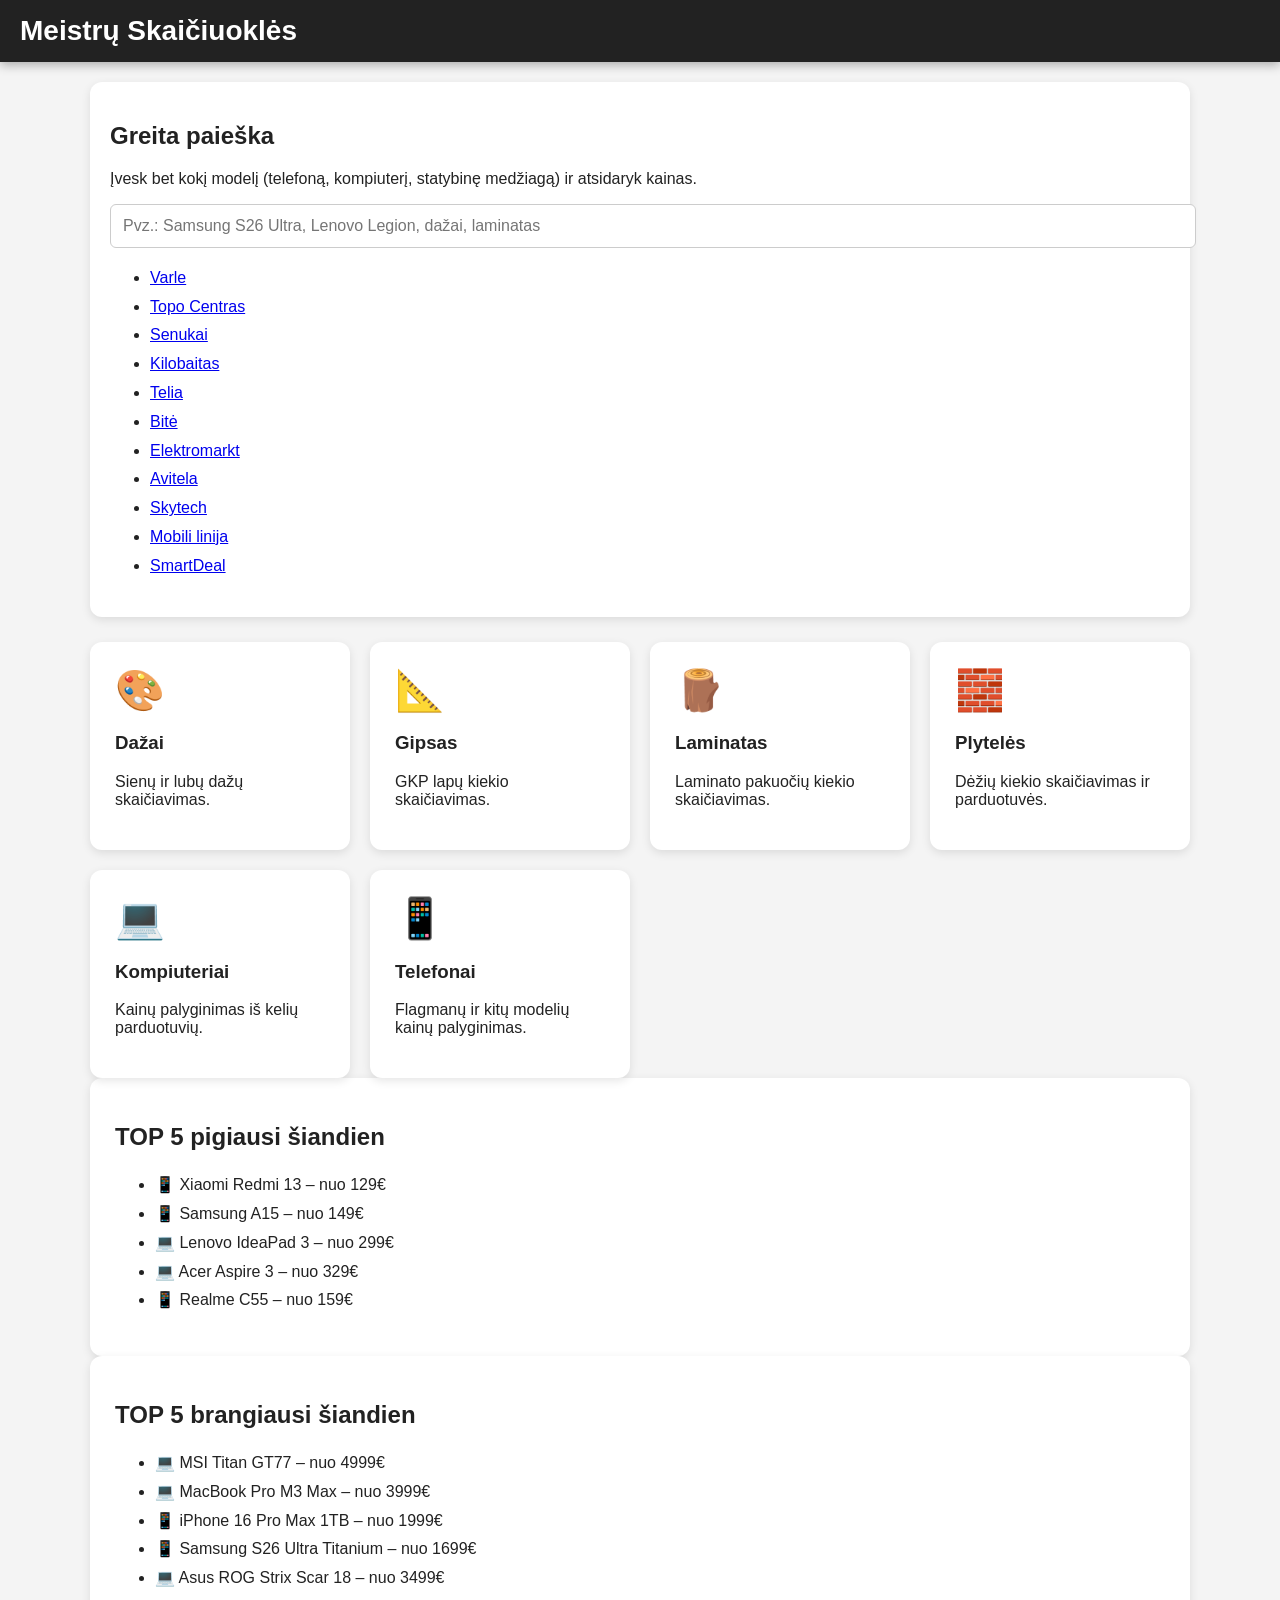
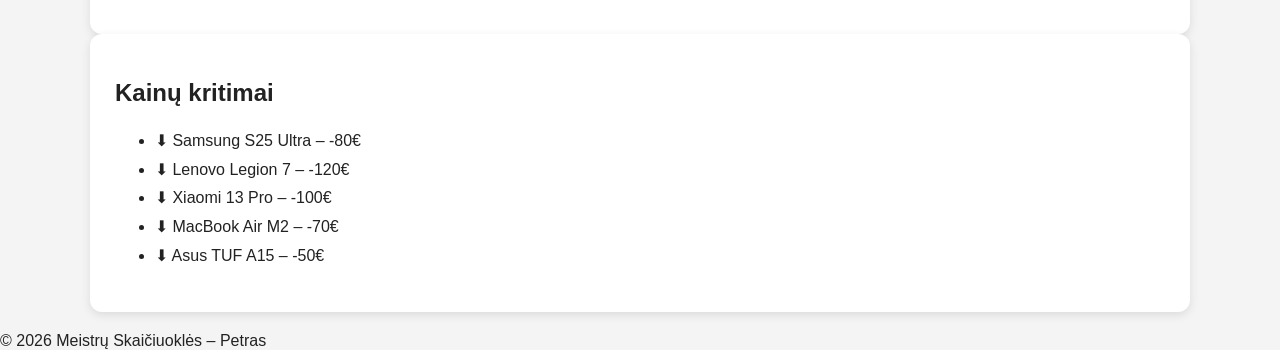
<file: index.html>
<!DOCTYPE html>
<html lang="lt">
<head>
<meta charset="UTF-8">
<meta name="viewport" content="width=device-width, initial-scale=1.0">
<title>Meistrų Skaičiuoklės – Statybos ir Technika</title>

<style>
body { margin:0; font-family:Arial; background:#f4f4f4; color:#222; }
header { background:#222; padding:15px 20px; color:white; box-shadow:0 3px 10px rgba(0,0,0,0.3); }
h1 { margin:0; font-size:28px; }
.container { max-width:1100px; margin:auto; padding:20px; }

.grid {
    display:grid;
    grid-template-columns:repeat(auto-fit, minmax(250px, 1fr));
    gap:20px;
}

.card {
    background:white;
    padding:25px;
    border-radius:12px;
    box-shadow:0 3px 10px rgba(0,0,0,0.1);
    transition:0.3s;
    cursor:pointer;
}
.card:hover {
    transform:translateY(-6px);
    box-shadow:0 6px 18px rgba(0,0,0,0.2);
}
.icon { font-size:40px; margin-bottom:10px; }

.search-box {
    background:white;
    padding:20px;
    border-radius:12px;
    box-shadow:0 3px 10px rgba(0,0,0,0.1);
    margin-bottom:25px;
}
input {
    width:100%;
    padding:12px;
    border-radius:6px;
    border:1px solid #ccc;
    font-size:16px;
}
ul { line-height:1.8; }
</style>
</head>

<body>

<header>
    <h1>Meistrų Skaičiuoklės</h1>
</header>

<div class="container">

    <!-- Automatinė paieška -->
    <div class="search-box">
        <h2>Greita paieška</h2>
        <p>Įvesk bet kokį modelį (telefoną, kompiuterį, statybinę medžiagą) ir atsidaryk kainas.</p>
        <input id="quick" type="text" placeholder="Pvz.: Samsung S26 Ultra, Lenovo Legion, dažai, laminatas">
        <ul>
            <li><a id="varle" target="_blank">Varle</a></li>
            <li><a id="topo" target="_blank">Topo Centras</a></li>
            <li><a id="senukai" target="_blank">Senukai</a></li>
            <li><a id="kilobaitas" target="_blank">Kilobaitas</a></li>
            <li><a id="telia" target="_blank">Telia</a></li>
            <li><a id="bite" target="_blank">Bitė</a></li>

            <!-- Naujos parduotuvės -->
            <li><a id="elektromarkt" target="_blank">Elektromarkt</a></li>
            <li><a id="avitela" target="_blank">Avitela</a></li>
            <li><a id="skytech" target="_blank">Skytech</a></li>
            <li><a id="mobililinija" target="_blank">Mobili linija</a></li>
            <li><a id="smartdeal" target="_blank">SmartDeal</a></li>
        </ul>
    </div>

    <!-- Kortelės -->
    <div class="grid">

        <div class="card" onclick="location.href='dazai.html'">
            <div class="icon">🎨</div>
            <h3>Dažai</h3>
            <p>Sienų ir lubų dažų skaičiavimas.</p>
        </div>

        <div class="card" onclick="location.href='gipsas.html'">
            <div class="icon">📐</div>
            <h3>Gipsas</h3>
            <p>GKP lapų kiekio skaičiavimas.</p>
        </div>

        <div class="card" onclick="location.href='laminatas.html'">
            <div class="icon">🪵</div>
            <h3>Laminatas</h3>
            <p>Laminato pakuočių kiekio skaičiavimas.</p>
        </div>

        <div class="card" onclick="location.href='plyteles.html'">
            <div class="icon">🧱</div>
            <h3>Plytelės</h3>
            <p>Dėžių kiekio skaičiavimas ir parduotuvės.</p>
        </div>

        <div class="card" onclick="location.href='kompiuteriai.html'">
            <div class="icon">💻</div>
            <h3>Kompiuteriai</h3>
            <p>Kainų palyginimas iš kelių parduotuvių.</p>
        </div>

        <div class="card" onclick="location.href='telefonai.html'">
            <div class="icon">📱</div>
            <h3>Telefonai</h3>
            <p>Flagmanų ir kitų modelių kainų palyginimas.</p>
        </div>

    </div>

    <!-- TOP 5 pigiausi -->
    <div class="card">
        <h2>TOP 5 pigiausi šiandien</h2>
        <ul>
            <li>📱 Xiaomi Redmi 13 – nuo 129€</li>
            <li>📱 Samsung A15 – nuo 149€</li>
            <li>💻 Lenovo IdeaPad 3 – nuo 299€</li>
            <li>💻 Acer Aspire 3 – nuo 329€</li>
            <li>📱 Realme C55 – nuo 159€</li>
        </ul>
    </div>

    <!-- TOP 5 brangiausi -->
    <div class="card">
        <h2>TOP 5 brangiausi šiandien</h2>
        <ul>
            <li>💻 MSI Titan GT77 – nuo 4999€</li>
            <li>💻 MacBook Pro M3 Max – nuo 3999€</li>
            <li>📱 iPhone 16 Pro Max 1TB – nuo 1999€</li>
            <li>📱 Samsung S26 Ultra Titanium – nuo 1699€</li>
            <li>💻 Asus ROG Strix Scar 18 – nuo 3499€</li>
        </ul>
    </div>

    <!-- Kainų kritimai -->
    <div class="card">
        <h2>Kainų kritimai</h2>
        <ul>
            <li>⬇ Samsung S25 Ultra – -80€</li>
            <li>⬇ Lenovo Legion 7 – -120€</li>
            <li>⬇ Xiaomi 13 Pro – -100€</li>
            <li>⬇ MacBook Air M2 – -70€</li>
            <li>⬇ Asus TUF A15 – -50€</li>
        </ul>
    </div>

</div>

<footer>© 2026 Meistrų Skaičiuoklės – Petras</footer>

<script>
function encode(q){ return encodeURIComponent(q.trim()); }

function updateQuick() {
    const q = document.getElementById('quick').value;
    const e = encode(q || '');

    document.getElementById('varle').href = 'https://www.varle.lt/paieska/?q=' + e;
    document.getElementById('topo').href = 'https://www.topocentras.lt/search?q=' + e;
    document.getElementById('senukai').href = 'https://www.senukai.lt/search?q=' + e;
    document.getElementById('kilobaitas').href = 'https://www.kilobaitas.lt/search.aspx?Search=' + e;
    document.getElementById('telia').href = 'https://www.telia.lt/prekes/paieska?q=' + e;
    document.getElementById('bite').href = 'https://www.bite.lt/telefonai?q=' + e;

    // Naujos parduotuvės
    document.getElementById('elektromarkt').href = 'https://www.elektromarkt.lt/search?q=' + e;
    document.getElementById('avitela').href = 'https://avitela.lt/paieska?q=' + e;
    document.getElementById('skytech').href = 'https://www.skytech.lt/search/?q=' + e;
    document.getElementById('mobililinija').href = 'https://mobililinija.lt/paieska?q=' + e;
    document.getElementById('smartdeal').href = 'https://smartdeal.lt/search?q=' + e;
}

document.getElementById('quick').addEventListener('input', updateQuick);
updateQuick();
</script>

</body>
</html>
</file>
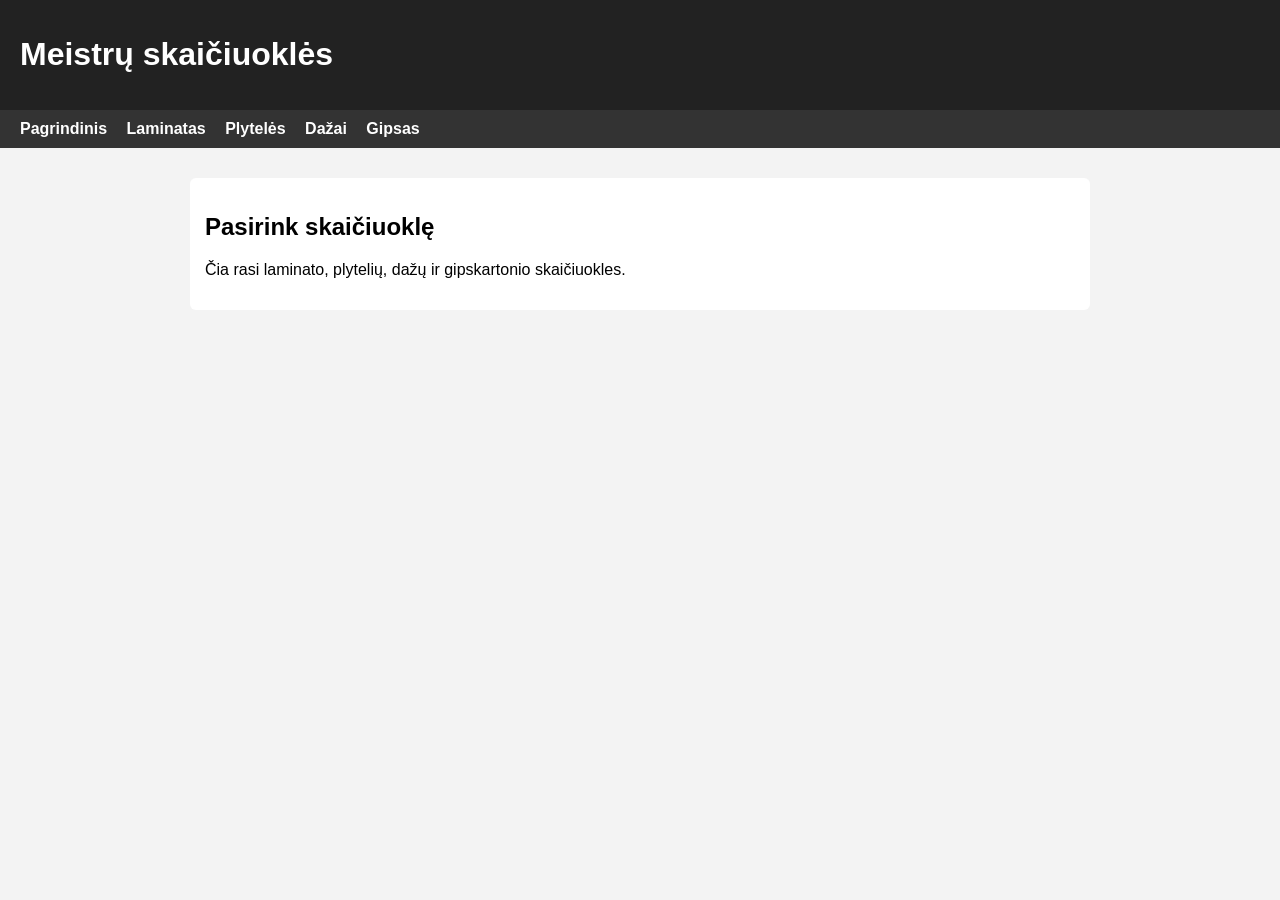
<file: meistru skaiciuokle/index.html>
<!DOCTYPE html>
<html lang="lt">
<head>
    <meta charset="UTF-8">
    <title>Meistrų skaičiuoklės</title>
    <link rel="stylesheet" href="style.css">
</head>
<body>

<header>
    <h1>Meistrų skaičiuoklės</h1>
</header>

<nav>
    <a href="index.html">Pagrindinis</a>
    <a href="laminatas.html">Laminatas</a>
    <a href="plyteles.html">Plytelės</a>
    <a href="dazai.html">Dažai</a>
    <a href="gipsas.html">Gipsas</a>
</nav>

<div class="main">
    <div class="card">
        <h2>Pasirink skaičiuoklę</h2>
        <p>Čia rasi laminato, plytelių, dažų ir gipskartonio skaičiuokles.</p>
    </div>
</div>

<script src="script.js"></script>
</body>
</html>
</file>
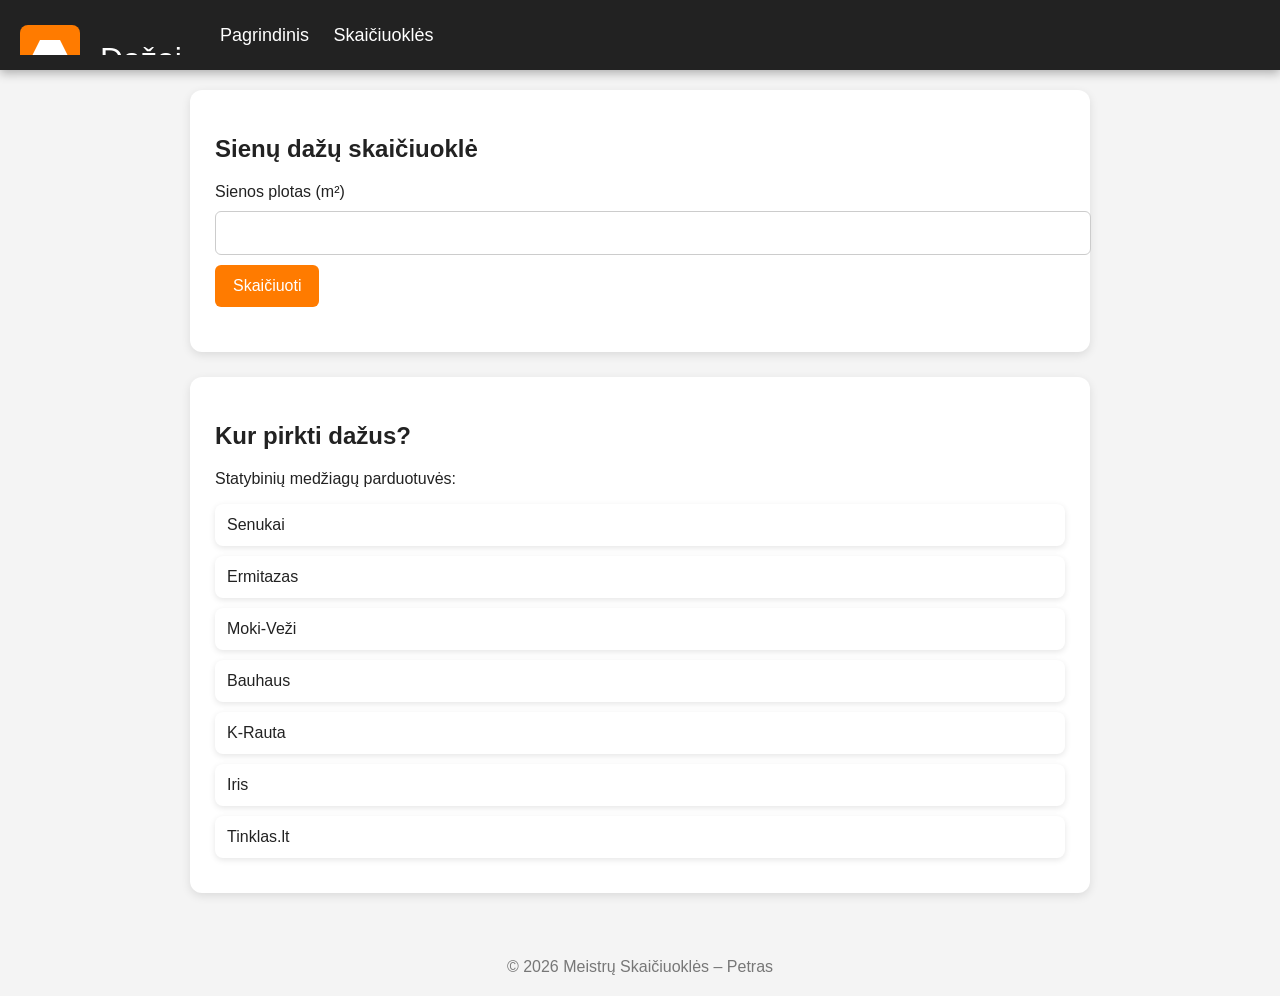
<file: dazai.html>
<!DOCTYPE html>
<html lang="lt">
<head>
<meta charset="UTF-8">
<meta name="viewport" content="width=device-width, initial-scale=1.0">
<title>Dažų skaičiuoklė – Meistrų Skaičiuoklės</title>

<style>
body { margin:0; font-family:Arial; background:#f4f4f4; color:#222; }
header { background:#222; padding:15px 20px; display:flex; align-items:center; gap:20px; color:white; box-shadow:0 3px 10px rgba(0,0,0,0.3); }
nav a { color:white; margin-right:20px; text-decoration:none; font-size:18px; transition:0.3s; }
nav a:hover { color:#ff7b00; transform:translateY(-2px); }
.container { max-width:900px; margin:auto; padding:20px; }
.card { background:white; padding:25px; margin-bottom:25px; border-radius:12px; box-shadow:0 3px 10px rgba(0,0,0,0.1); transition:0.3s; }
.card:hover { transform:translateY(-6px); box-shadow:0 6px 18px rgba(0,0,0,0.2); }
input { width:100%; padding:12px; margin-top:10px; border-radius:6px; border:1px solid #ccc; font-size:16px; }
.button { display:inline-block; padding:12px 18px; background:#ff7b00; color:white; text-decoration:none; border-radius:6px; margin-top:10px; transition:0.3s; }
.button:hover { background:#e56f00; transform:scale(1.05); }
.store-list a { display:block; padding:12px; background:#fff; margin:10px 0; border-radius:8px; text-decoration:none; color:#222; box-shadow:0 2px 6px rgba(0,0,0,0.1); transition:0.3s; }
.store-list a:hover { background:#ff7b00; color:white; transform:translateY(-3px); }
footer { text-align:center; padding:20px; color:#777; }
</style>

<script>
function skaiciuoti() {
    let plotas = parseFloat(document.getElementById("plotas").value);
    let dengiamumas = 10; // 1L dažų dengia 10m²
    if (!plotas) { alert("Įvesk sienos plotą!"); return; }
    let litrai = plotas / dengiamumas;
    document.getElementById("rezultatas").innerText = "Reikia dažų: " + litrai.toFixed(2) + " L";
}
</script>
</head>

<body>

<header>
    <svg width="180" height="40"><rect x="0" y="10" width="60" height="60" rx="8" fill="#ff7b00"/><path d="M20 25 L40 25 L50 45 L10 45 Z" fill="white"/><text x="80" y="55" font-size="32" fill="#fff">Dažai</text></svg>
    <nav>
        <a href="/">Pagrindinis</a>
        <a href="/meistru-skaiciuokle/">Skaičiuoklės</a>
    </nav>
</header>

<div class="container">

    <div class="card">
        <h2>Sienų dažų skaičiuoklė</h2>
        <label>Sienos plotas (m²)</label>
        <input id="plotas" type="number" step="0.01">
        <a class="button" onclick="skaiciuoti()">Skaičiuoti</a>
        <h3 id="rezultatas" style="margin-top:20px;"></h3>
    </div>

    <div class="card">
        <h2>Kur pirkti dažus?</h2>
        <p>Statybinių medžiagų parduotuvės:</p>

        <div class="store-list">
            <a href="https://www.senukai.lt" target="_blank">Senukai</a>
            <a href="https://www.ermitazas.lt" target="_blank">Ermitazas</a>
            <a href="https://www.mokivezi.lt" target="_blank">Moki-Veži</a>
            <a href="https://www.bauhaus.lt" target="_blank">Bauhaus</a>
            <a href="https://www.k-rauta.lt" target="_blank">K-Rauta</a>
            <a href="https://www.iris.lt" target="_blank">Iris</a>
            <a href="https://www.tinklas.lt" target="_blank">Tinklas.lt</a>
        </div>
    </div>

</div>

<footer>© 2026 Meistrų Skaičiuoklės – Petras</footer>
</body>
</html>
</file>
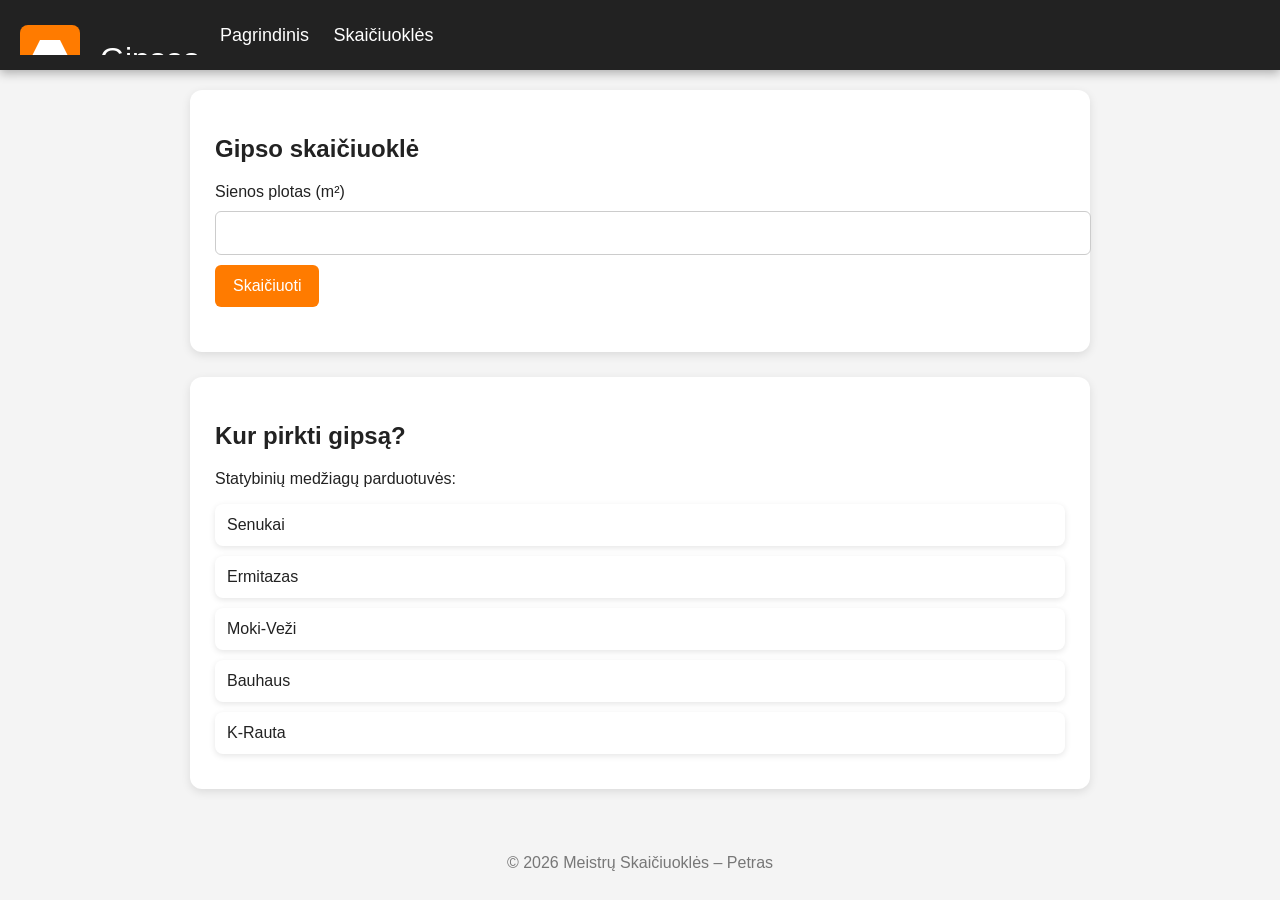
<file: gipsas.html>
<!DOCTYPE html>
<html lang="lt">
<head>
<meta charset="UTF-8">
<meta name="viewport" content="width=device-width, initial-scale=1.0">
<title>Gipso skaičiuoklė – Meistrų Skaičiuoklės</title>

<style>
body { margin:0; font-family:Arial; background:#f4f4f4; color:#222; }
header { background:#222; padding:15px 20px; display:flex; align-items:center; gap:20px; color:white; box-shadow:0 3px 10px rgba(0,0,0,0.3); }
nav a { color:white; margin-right:20px; text-decoration:none; font-size:18px; transition:0.3s; }
nav a:hover { color:#ff7b00; transform:translateY(-2px); }
.container { max-width:900px; margin:auto; padding:20px; }
.card { background:white; padding:25px; margin-bottom:25px; border-radius:12px; box-shadow:0 3px 10px rgba(0,0,0,0.1); transition:0.3s; }
.card:hover { transform:translateY(-6px); box-shadow:0 6px 18px rgba(0,0,0,0.2); }
input { width:100%; padding:12px; margin-top:10px; border-radius:6px; border:1px solid #ccc; font-size:16px; }
.button { display:inline-block; padding:12px 18px; background:#ff7b00; color:white; text-decoration:none; border-radius:6px; margin-top:10px; transition:0.3s; }
.button:hover { background:#e56f00; transform:scale(1.05); }
.store-list a { display:block; padding:12px; background:#fff; margin:10px 0; border-radius:8px; text-decoration:none; color:#222; box-shadow:0 2px 6px rgba(0,0,0,0.1); transition:0.3s; }
.store-list a:hover { background:#ff7b00; color:white; transform:translateY(-3px); }
footer { text-align:center; padding:20px; color:#777; }
</style>

<script>
function skaiciuoti() {
    let plotas = parseFloat(document.getElementById("plotas").value);
    let lapas = 3; // 1 GKP lapas dengia 3m²
    if (!plotas) { alert("Įvesk sienos plotą!"); return; }
    let kiekis = plotas / lapas;
    document.getElementById("rezultatas").innerText = "Reikia GKP lapų: " + Math.ceil(kiekis);
}
</script>
</head>

<body>

<header>
    <svg width="180" height="40"><rect x="0" y="10" width="60" height="60" rx="8" fill="#ff7b00"/><path d="M20 25 L40 25 L50 45 L10 45 Z" fill="white"/><text x="80" y="55" font-size="32" fill="#fff">Gipsas</text></svg>
    <nav>
        <a href="/">Pagrindinis</a>
        <a href="/meistru-skaiciuokle/">Skaičiuoklės</a>
    </nav>
</header>

<div class="container">

    <div class="card">
        <h2>Gipso skaičiuoklė</h2>
        <label>Sienos plotas (m²)</label>
        <input id="plotas" type="number" step="0.01">
        <a class="button" onclick="skaiciuoti()">Skaičiuoti</a>
        <h3 id="rezultatas" style="margin-top:20px;"></h3>
    </div>

    <div class="card">
        <h2>Kur pirkti gipsą?</h2>
        <p>Statybinių medžiagų parduotuvės:</p>

        <div class="store-list">
            <a href="https://www.senukai.lt" target="_blank">Senukai</a>
            <a href="https://www.ermitazas.lt" target="_blank">Ermitazas</a>
            <a href="https://www.mokivezi.lt" target="_blank">Moki-Veži</a>
            <a href="https://www.bauhaus.lt" target="_blank">Bauhaus</a>
            <a href="https://www.k-rauta.lt" target="_blank">K-Rauta</a>
        </div>
    </div>

</div>

<footer>© 2026 Meistrų Skaičiuoklės – Petras</footer>
</body>
</html>
</file>
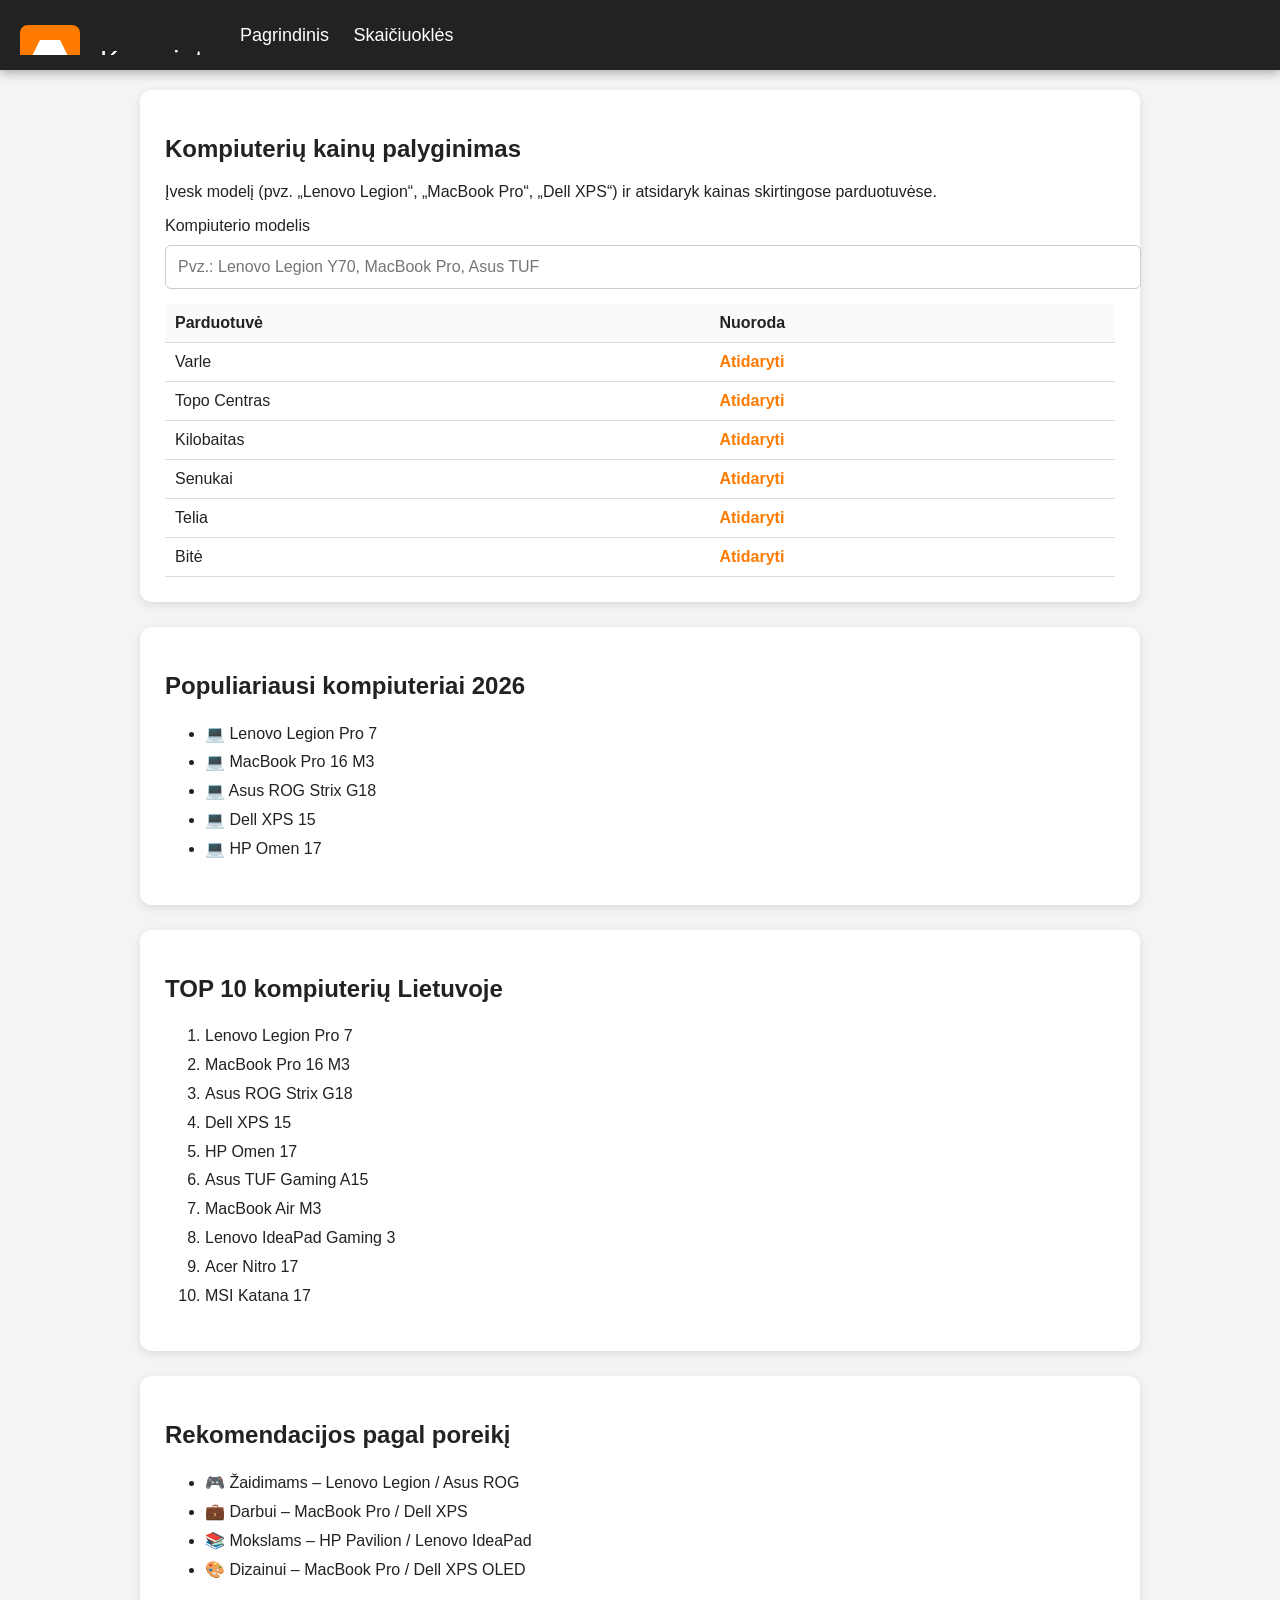
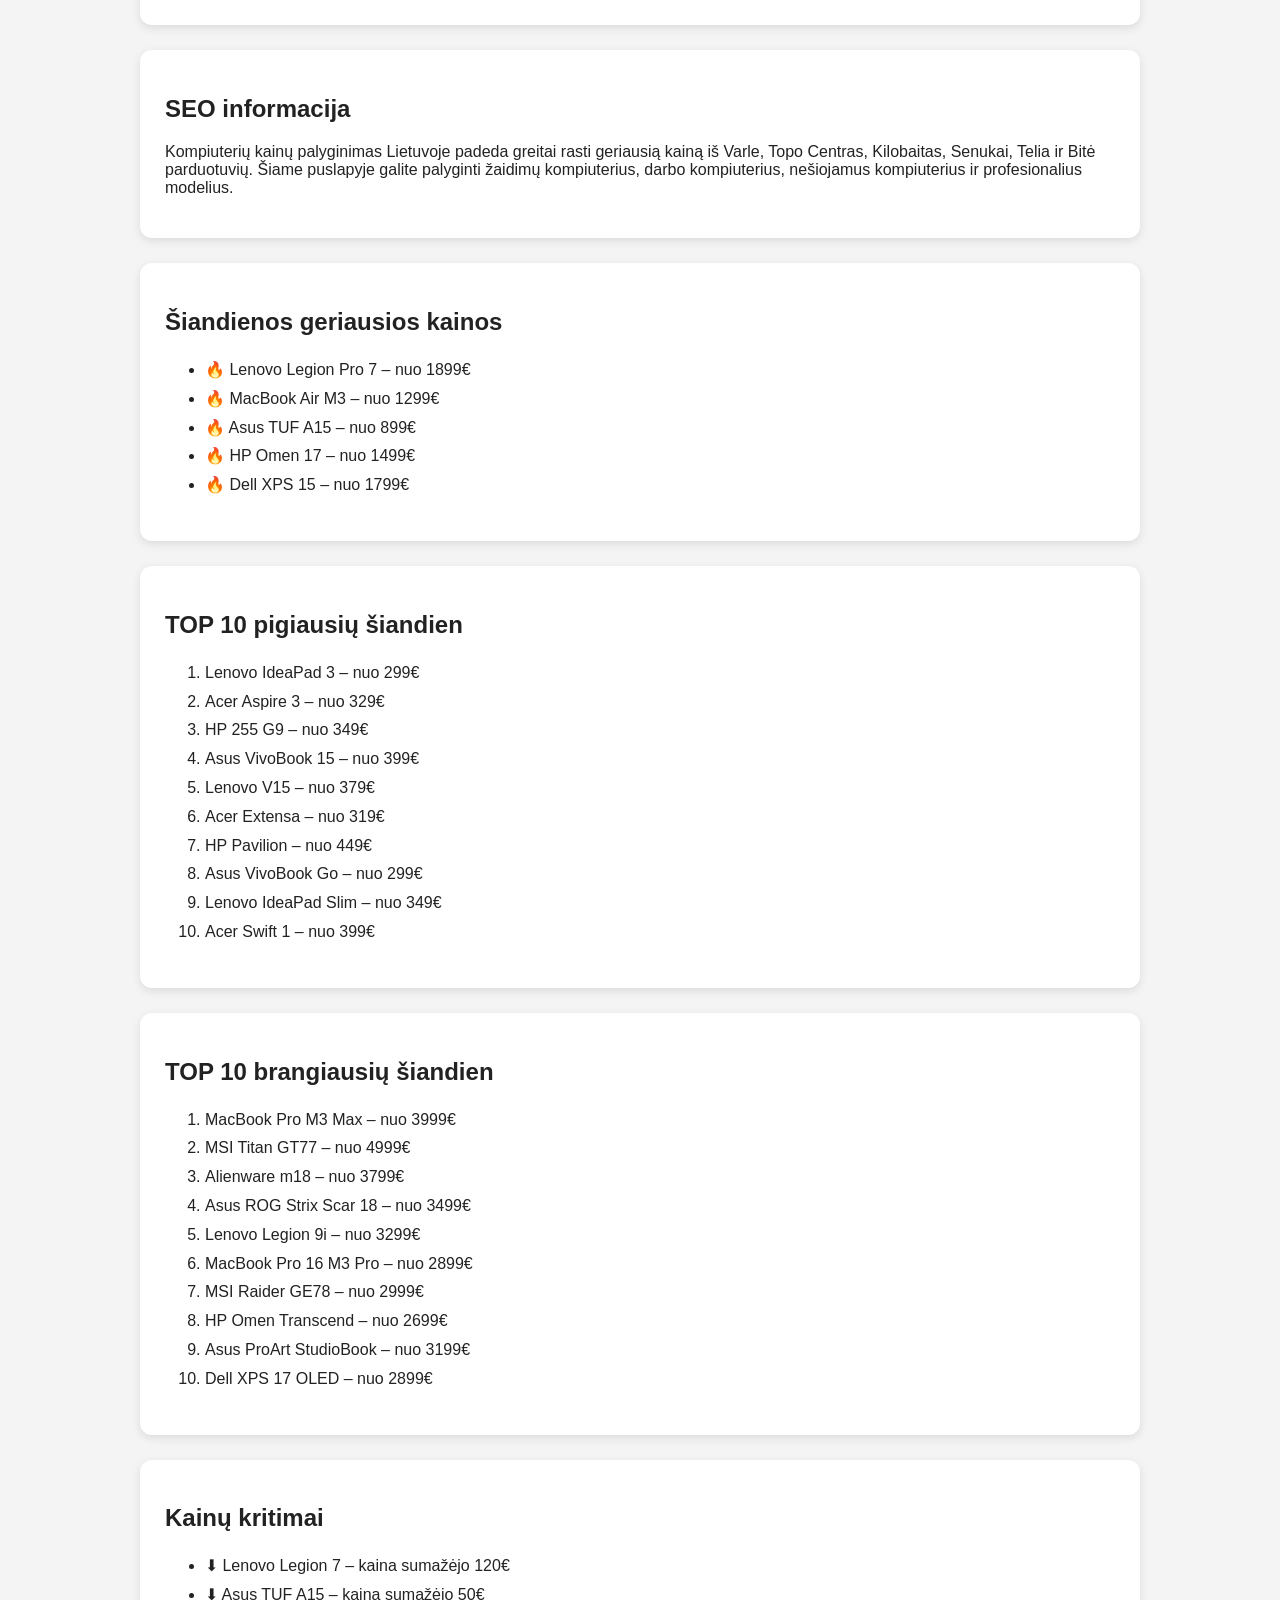
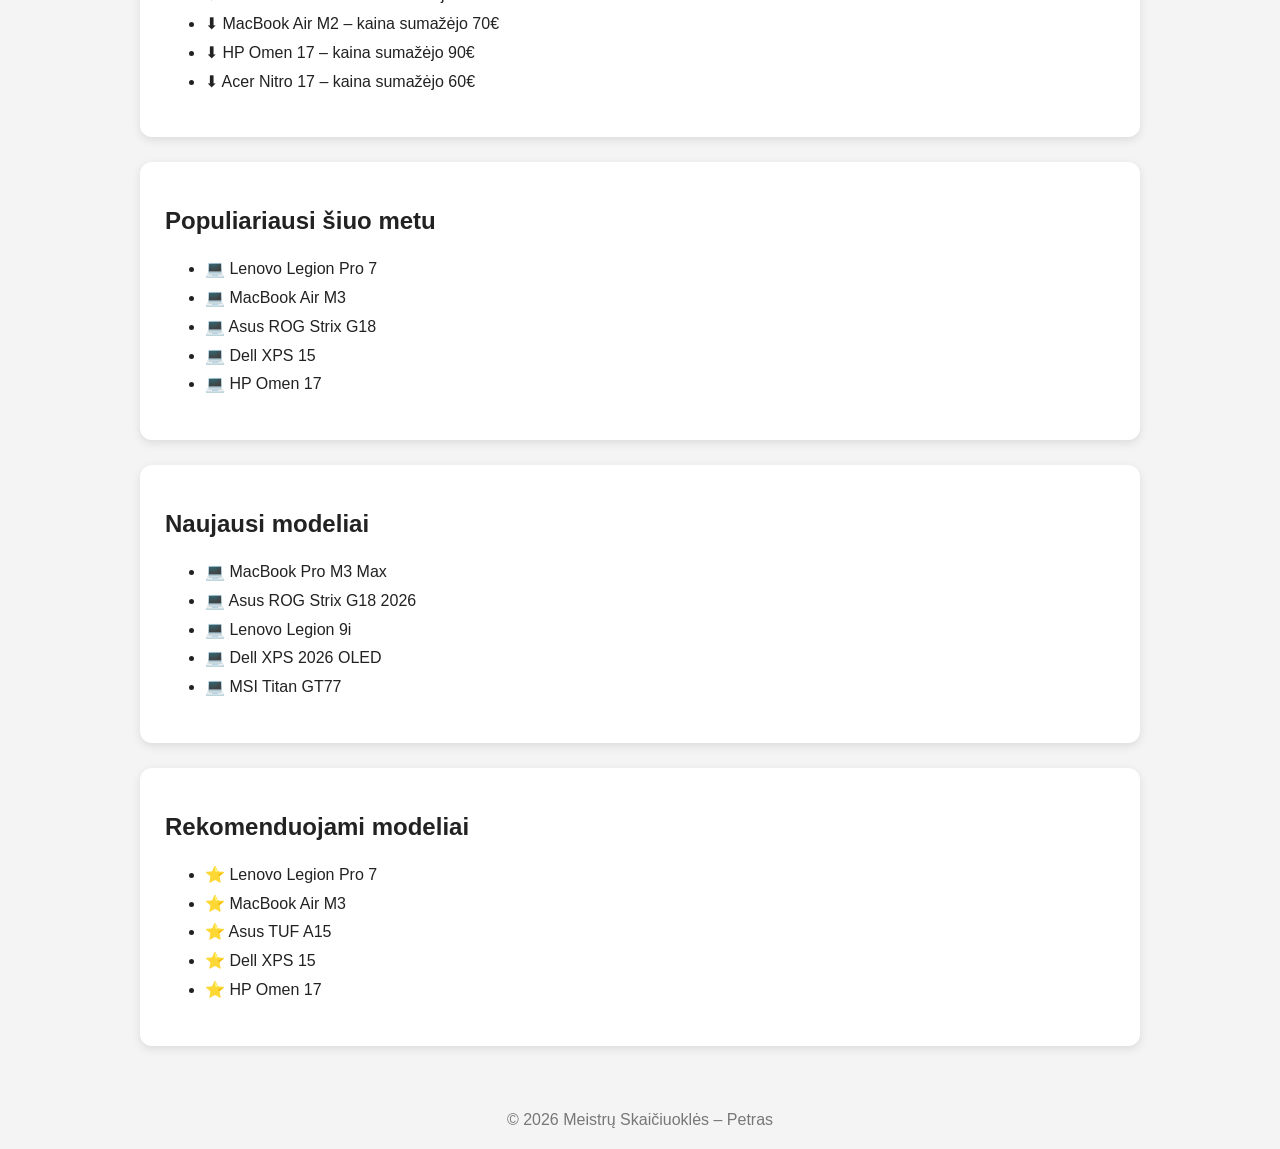
<file: kompiuteriai.html>
<!DOCTYPE html>
<html lang="lt">
<head>
<meta charset="UTF-8">
<meta name="viewport" content="width=device-width, initial-scale=1.0">
<title>Kompiuterių kainų palyginimas – Meistrų Skaičiuoklės</title>

<style>
body { margin:0; font-family:Arial; background:#f4f4f4; color:#222; }
header { background:#222; padding:15px 20px; display:flex; align-items:center; gap:20px; color:white; box-shadow:0 3px 10px rgba(0,0,0,0.3); }
nav a { color:white; margin-right:20px; text-decoration:none; font-size:18px; transition:0.3s; }
nav a:hover { color:#ff7b00; transform:translateY(-2px); }
.container { max-width:1000px; margin:auto; padding:20px; }
.card { background:white; padding:25px; margin-bottom:25px; border-radius:12px; box-shadow:0 3px 10px rgba(0,0,0,0.1); transition:0.3s; }
.card:hover { transform:translateY(-6px); box-shadow:0 6px 18px rgba(0,0,0,0.2); }
input { width:100%; padding:12px; margin-top:10px; border-radius:6px; border:1px solid #ccc; font-size:16px; }
.table { width:100%; border-collapse:collapse; margin-top:15px; }
.table th, .table td { padding:10px; border-bottom:1px solid #ddd; text-align:left; }
.table th { background:#fafafa; }
.link-btn { color:#ff7b00; text-decoration:none; font-weight:bold; }
.link-btn:hover { text-decoration:underline; }
footer { text-align:center; padding:20px; color:#777; }
</style>
</head>

<body>

<header>
    <svg width="200" height="40">
        <rect x="0" y="10" width="60" height="60" rx="8" fill="#ff7b00"/>
        <path d="M20 25 L40 25 L50 45 L10 45 Z" fill="white"/>
        <text x="80" y="55" font-size="28" fill="#fff">Kompiuteriai</text>
    </svg>

    <nav>
        <a href="/">Pagrindinis</a>
        <a href="/meistru-skaiciuokle/">Skaičiuoklės</a>
    </nav>
</header>

<div class="container">

    <!-- Paieškos blokas -->
    <div class="card">
        <h2>Kompiuterių kainų palyginimas</h2>
        <p>Įvesk modelį (pvz. „Lenovo Legion“, „MacBook Pro“, „Dell XPS“) ir atsidaryk kainas skirtingose parduotuvėse.</p>

        <label>Kompiuterio modelis</label>
        <input id="modelis" type="text" placeholder="Pvz.: Lenovo Legion Y70, MacBook Pro, Asus TUF">

        <table class="table">
            <thead>
                <tr>
                    <th>Parduotuvė</th>
                    <th>Nuoroda</th>
                </tr>
            </thead>
            <tbody>
                <tr><td>Varle</td><td><a class="link-btn" target="_blank" id="varle-link">Atidaryti</a></td></tr>
                <tr><td>Topo Centras</td><td><a class="link-btn" target="_blank" id="topo-link">Atidaryti</a></td></tr>
                <tr><td>Kilobaitas</td><td><a class="link-btn" target="_blank" id="kilobaitas-link">Atidaryti</a></td></tr>
                <tr><td>Senukai</td><td><a class="link-btn" target="_blank" id="senukai-link">Atidaryti</a></td></tr>
                <tr><td>Telia</td><td><a class="link-btn" target="_blank" id="telia-link">Atidaryti</a></td></tr>
                <tr><td>Bitė</td><td><a class="link-btn" target="_blank" id="bite-link">Atidaryti</a></td></tr>
            </tbody>
        </table>
    </div>

    <!-- Populiariausi -->
    <div class="card">
        <h2>Populiariausi kompiuteriai 2026</h2>
        <ul style="line-height:1.8;">
            <li>💻 Lenovo Legion Pro 7</li>
            <li>💻 MacBook Pro 16 M3</li>
            <li>💻 Asus ROG Strix G18</li>
            <li>💻 Dell XPS 15</li>
            <li>💻 HP Omen 17</li>
        </ul>
    </div>

    <!-- TOP 10 -->
    <div class="card">
        <h2>TOP 10 kompiuterių Lietuvoje</h2>
        <ol style="line-height:1.8;">
            <li>Lenovo Legion Pro 7</li>
            <li>MacBook Pro 16 M3</li>
            <li>Asus ROG Strix G18</li>
            <li>Dell XPS 15</li>
            <li>HP Omen 17</li>
            <li>Asus TUF Gaming A15</li>
            <li>MacBook Air M3</li>
            <li>Lenovo IdeaPad Gaming 3</li>
            <li>Acer Nitro 17</li>
            <li>MSI Katana 17</li>
        </ol>
    </div>

    <!-- Rekomendacijos -->
    <div class="card">
        <h2>Rekomendacijos pagal poreikį</h2>
        <ul style="line-height:1.8;">
            <li>🎮 Žaidimams – Lenovo Legion / Asus ROG</li>
            <li>💼 Darbui – MacBook Pro / Dell XPS</li>
            <li>📚 Mokslams – HP Pavilion / Lenovo IdeaPad</li>
            <li>🎨 Dizainui – MacBook Pro / Dell XPS OLED</li>
        </ul>
    </div>

    <!-- SEO -->
    <div class="card">
        <h2>SEO informacija</h2>
        <p>
            Kompiuterių kainų palyginimas Lietuvoje padeda greitai rasti geriausią kainą iš Varle, Topo Centras, Kilobaitas, Senukai, Telia ir Bitė parduotuvių.
            Šiame puslapyje galite palyginti žaidimų kompiuterius, darbo kompiuterius, nešiojamus kompiuterius ir profesionalius modelius.
        </p>
    </div>

    <!-- Šiandienos geriausios kainos -->
    <div class="card">
        <h2>Šiandienos geriausios kainos</h2>
        <ul style="line-height:1.8;">
            <li>🔥 Lenovo Legion Pro 7 – nuo 1899€</li>
            <li>🔥 MacBook Air M3 – nuo 1299€</li>
            <li>🔥 Asus TUF A15 – nuo 899€</li>
            <li>🔥 HP Omen 17 – nuo 1499€</li>
            <li>🔥 Dell XPS 15 – nuo 1799€</li>
        </ul>
    </div>

    <!-- TOP 10 pigiausių -->
    <div class="card">
        <h2>TOP 10 pigiausių šiandien</h2>
        <ol style="line-height:1.8;">
            <li>Lenovo IdeaPad 3 – nuo 299€</li>
            <li>Acer Aspire 3 – nuo 329€</li>
            <li>HP 255 G9 – nuo 349€</li>
            <li>Asus VivoBook 15 – nuo 399€</li>
            <li>Lenovo V15 – nuo 379€</li>
            <li>Acer Extensa – nuo 319€</li>
            <li>HP Pavilion – nuo 449€</li>
            <li>Asus VivoBook Go – nuo 299€</li>
            <li>Lenovo IdeaPad Slim – nuo 349€</li>
            <li>Acer Swift 1 – nuo 399€</li>
        </ol>
    </div>

    <!-- TOP 10 brangiausių -->
    <div class="card">
        <h2>TOP 10 brangiausių šiandien</h2>
        <ol style="line-height:1.8;">
            <li>MacBook Pro M3 Max – nuo 3999€</li>
            <li>MSI Titan GT77 – nuo 4999€</li>
            <li>Alienware m18 – nuo 3799€</li>
            <li>Asus ROG Strix Scar 18 – nuo 3499€</li>
            <li>Lenovo Legion 9i – nuo 3299€</li>
            <li>MacBook Pro 16 M3 Pro – nuo 2899€</li>
            <li>MSI Raider GE78 – nuo 2999€</li>
            <li>HP Omen Transcend – nuo 2699€</li>
            <li>Asus ProArt StudioBook – nuo 3199€</li>
            <li>Dell XPS 17 OLED – nuo 2899€</li>
        </ol>
    </div>

    <!-- Kainų kritimai -->
    <div class="card">
        <h2>Kainų kritimai</h2>
        <ul style="line-height:1.8;">
            <li>⬇ Lenovo Legion 7 – kaina sumažėjo 120€</li>
            <li>⬇ Asus TUF A15 – kaina sumažėjo 50€</li>
            <li>⬇ MacBook Air M2 – kaina sumažėjo 70€</li>
            <li>⬇ HP Omen 17 – kaina sumažėjo 90€</li>
            <li>⬇ Acer Nitro 17 – kaina sumažėjo 60€</li>
        </ul>
    </div>

    <!-- Populiariausi šiuo metu -->
    <div class="card">
        <h2>Populiariausi šiuo metu</h2>
        <ul style="line-height:1.8;">
            <li>💻 Lenovo Legion Pro 7</li>
            <li>💻 MacBook Air M3</li>
            <li>💻 Asus ROG Strix G18</li>
            <li>💻 Dell XPS 15</li>
            <li>💻 HP Omen 17</li>
        </ul>
    </div>

    <!-- Naujausi modeliai -->
    <div class="card">
        <h2>Naujausi modeliai</h2>
        <ul style="line-height:1.8;">
            <li>💻 MacBook Pro M3 Max</li>
            <li>💻 Asus ROG Strix G18 2026</li>
            <li>💻 Lenovo Legion 9i</li>
            <li>💻 Dell XPS 2026 OLED</li>
            <li>💻 MSI Titan GT77</li>
        </ul>
    </div>

    <!-- Rekomenduojami -->
    <div class="card">
        <h2>Rekomenduojami modeliai</h2>
        <ul style="line-height:1.8;">
            <li>⭐ Lenovo Legion Pro 7</li>
            <li>⭐ MacBook Air M3</li>
            <li>⭐ Asus TUF A15</li>
            <li>⭐ Dell XPS 15</li>
            <li>⭐ HP Omen 17</li>
        </ul>
    </div>

</div>

<footer>© 2026 Meistrų Skaičiuoklės – Petras</footer>

<script>
function encode(q){ return encodeURIComponent(q.trim()); }
function updateLinks() {
    const q = document.getElementById('modelis').value;
    const e = encode(q || '');
    document.getElementById('varle-link').href      = 'https://www.varle.lt/paieska/?q=' + e;
    document.getElementById('topo-link').href       = 'https://www.topocentras.lt/search?q=' + e;
    document.getElementById('kilobaitas-link').href = 'https://www.kilobaitas.lt/search.aspx?Search=' + e;
    document.getElementById('senukai-link').href    = 'https://www.senukai.lt/search?q=' + e;
    document.getElementById('telia-link').href      = 'https://www.telia.lt/prekes/paieska?q=' + e;
    document.getElementById('bite-link').href       = 'https://www.bite.lt/telefonai-ir-kompiuteriai?q=' + e;
}
document.getElementById('modelis').addEventListener('input', updateLinks);
updateLinks();
</script>

</body>
</html>
</file>
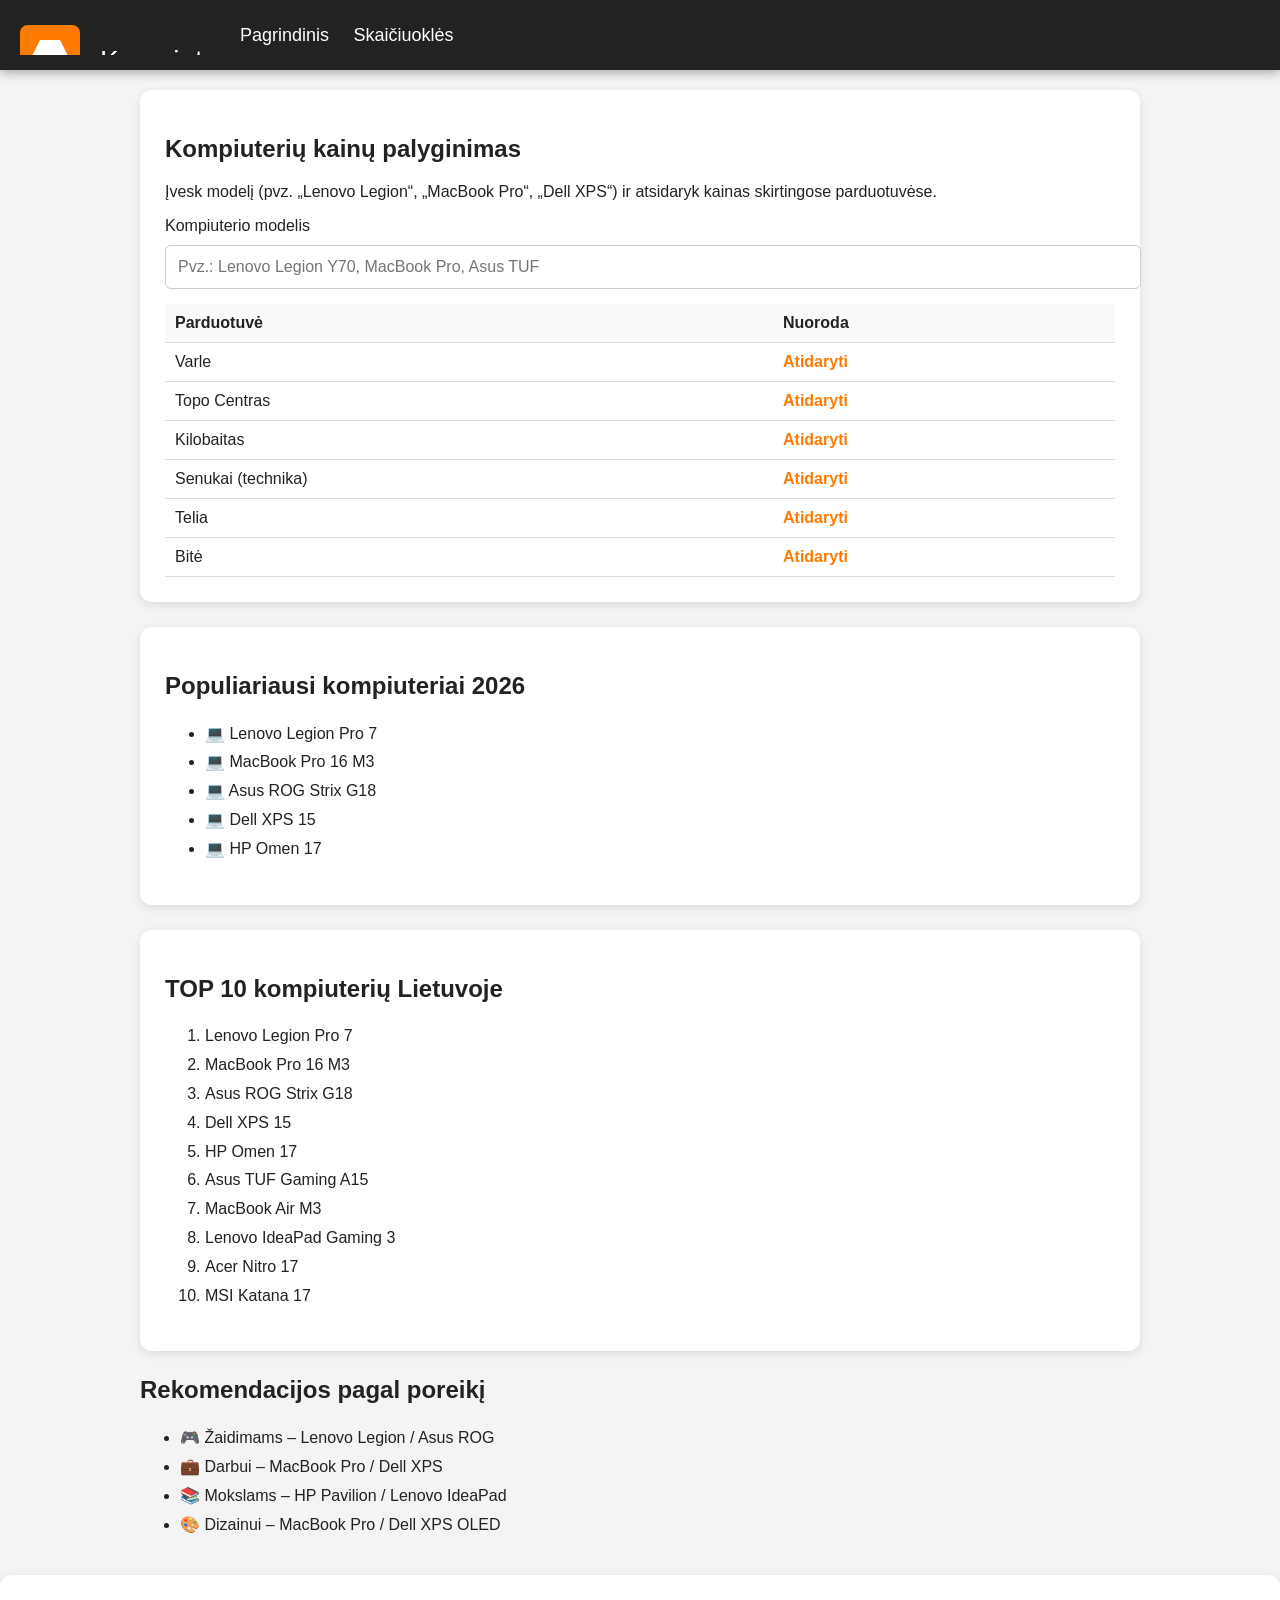
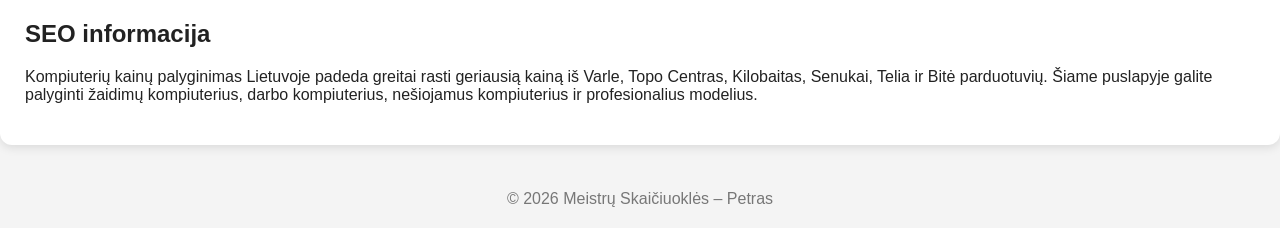
<file: kopiuteriai.html>
<!DOCTYPE html>
<html lang="lt">
<head>
<meta charset="UTF-8">
<meta name="viewport" content="width=device-width, initial-scale=1.0">
<title>Kompiuterių kainų palyginimas – Meistrų Skaičiuoklės</title>

<style>
body { margin:0; font-family:Arial; background:#f4f4f4; color:#222; }
header { background:#222; padding:15px 20px; display:flex; align-items:center; gap:20px; color:white; box-shadow:0 3px 10px rgba(0,0,0,0.3); }
nav a { color:white; margin-right:20px; text-decoration:none; font-size:18px; transition:0.3s; }
nav a:hover { color:#ff7b00; transform:translateY(-2px); }
.container { max-width:1000px; margin:auto; padding:20px; }
.card { background:white; padding:25px; margin-bottom:25px; border-radius:12px; box-shadow:0 3px 10px rgba(0,0,0,0.1); transition:0.3s; }
.card:hover { transform:translateY(-6px); box-shadow:0 6px 18px rgba(0,0,0,0.2); }
input { width:100%; padding:12px; margin-top:10px; border-radius:6px; border:1px solid #ccc; font-size:16px; }
.table { width:100%; border-collapse:collapse; margin-top:15px; }
.table th, .table td { padding:10px; border-bottom:1px solid #ddd; text-align:left; }
.table th { background:#fafafa; }
.link-btn { color:#ff7b00; text-decoration:none; font-weight:bold; }
.link-btn:hover { text-decoration:underline; }
footer { text-align:center; padding:20px; color:#777; }
</style>
</head>

<body>

<header>
    <svg width="200" height="40">
        <rect x="0" y="10" width="60" height="60" rx="8" fill="#ff7b00"/>
        <path d="M20 25 L40 25 L50 45 L10 45 Z" fill="white"/>
        <text x="80" y="55" font-size="28" fill="#fff">Kompiuteriai</text>
    </svg>

    <nav>
        <a href="/">Pagrindinis</a>
        <a href="/meistru-skaiciuokle/">Skaičiuoklės</a>
    </nav>
</header>

<div class="container">

    <div class="card">
        <h2>Kompiuterių kainų palyginimas</h2>
        <p>Įvesk modelį (pvz. „Lenovo Legion“, „MacBook Pro“, „Dell XPS“) ir atsidaryk kainas skirtingose parduotuvėse.</p>

        <label>Kompiuterio modelis</label>
        <input id="modelis" type="text" placeholder="Pvz.: Lenovo Legion Y70, MacBook Pro, Asus TUF">

        <table class="table">
            <thead>
                <tr>
                    <th>Parduotuvė</th>
                    <th>Nuoroda</th>
                </tr>
            </thead>
            <tbody>
                <tr>
                    <td>Varle</td>
                    <td><a class="link-btn" target="_blank" id="varle-link">Atidaryti</a></td>
                </tr>
                <tr>
                    <td>Topo Centras</td>
                    <td><a class="link-btn" target="_blank" id="topo-link">Atidaryti</a></td>
                </tr>
                <tr>
                    <td>Kilobaitas</td>
                    <td><a class="link-btn" target="_blank" id="kilobaitas-link">Atidaryti</a></td>
                </tr>
                <tr>
                    <td>Senukai (technika)</td>
                    <td><a class="link-btn" target="_blank" id="senukai-link">Atidaryti</a></td>
                </tr>
                <tr>
                    <td>Telia</td>
                    <td><a class="link-btn" target="_blank" id="telia-link">Atidaryti</a></td>
                </tr>
                <tr>
                    <td>Bitė</td>
                    <td><a class="link-btn" target="_blank" id="bite-link">Atidaryti</a></td>
                </tr>
            </tbody>
        </table>
    </div>

    <div class="card">
        <h2>Populiariausi kompiuteriai 2026</h2>
        <ul style="line-height:1.8;">
            <li>💻 Lenovo Legion Pro 7</li>
            <li>💻 MacBook Pro 16 M3</li>
            <li>💻 Asus ROG Strix G18</li>
            <li>💻 Dell XPS 15</li>
            <li>💻 HP Omen 17</li>
        </ul>
    </div>

    <div class="card">  
    <h2>TOP 10 kompiuterių Lietuvoje</h2>
    <ol style="line-height:1.8;">
        <li>Lenovo Legion Pro 7</li>
        <li>MacBook Pro 16 M3</li>
        <li>Asus ROG Strix G18</li>
        <li>Dell XPS 15</li>
        <li>HP Omen 17</li>
        <li>Asus TUF Gaming A15</li>
        <li>MacBook Air M3</li>
        <li>Lenovo IdeaPad Gaming 3</li>
        <li>Acer Nitro 17</li>
        <li>MSI Katana 17</li>
    </ol>
</div>

        <h2>Rekomendacijos pagal poreikį</h2>
        <ul style="line-height:1.8;">
            <li>🎮 Žaidimams – Lenovo Legion / Asus ROG</li>
            <li>💼 Darbui – MacBook Pro / Dell XPS</li>
            <li>📚 Mokslams – HP Pavilion / Lenovo IdeaPad</li>
            <li>🎨 Dizainui – MacBook Pro / Dell XPS OLED</li>
        </ul>
    </div>

    <div class="card">
        <h2>SEO informacija</h2>
        <p>
            Kompiuterių kainų palyginimas Lietuvoje padeda greitai rasti geriausią kainą iš Varle, Topo Centras, Kilobaitas, Senukai, Telia ir Bitė parduotuvių.
            Šiame puslapyje galite palyginti žaidimų kompiuterius, darbo kompiuterius, nešiojamus kompiuterius ir profesionalius modelius.
        </p>
    </div>

</div>

<footer>© 2026 Meistrų Skaičiuoklės – Petras</footer>

<script>
function encode(q){ return encodeURIComponent(q.trim()); }

function updateLinks() {
    const q = document.getElementById('modelis').value;
    const e = encode(q || '');
    document.getElementById('varle-link').href      = 'https://www.varle.lt/paieska/?q=' + e;
    document.getElementById('topo-link').href       = 'https://www.topocentras.lt/search?q=' + e;
    document.getElementById('kilobaitas-link').href = 'https://www.kilobaitas.lt/search.aspx?Search=' + e;
    document.getElementById('senukai-link').href    = 'https://www.senukai.lt/search?q=' + e;
    document.getElementById('telia-link').href      = 'https://www.telia.lt/prekes/paieska?q=' + e;
    document.getElementById('bite-link').href       = 'https://www.bite.lt/telefonai-ir-kompiuteriai?q=' + e;
}

document.getElementById('modelis').addEventListener('input', updateLinks);
updateLinks();
</script>

</body>
</html>
</file>
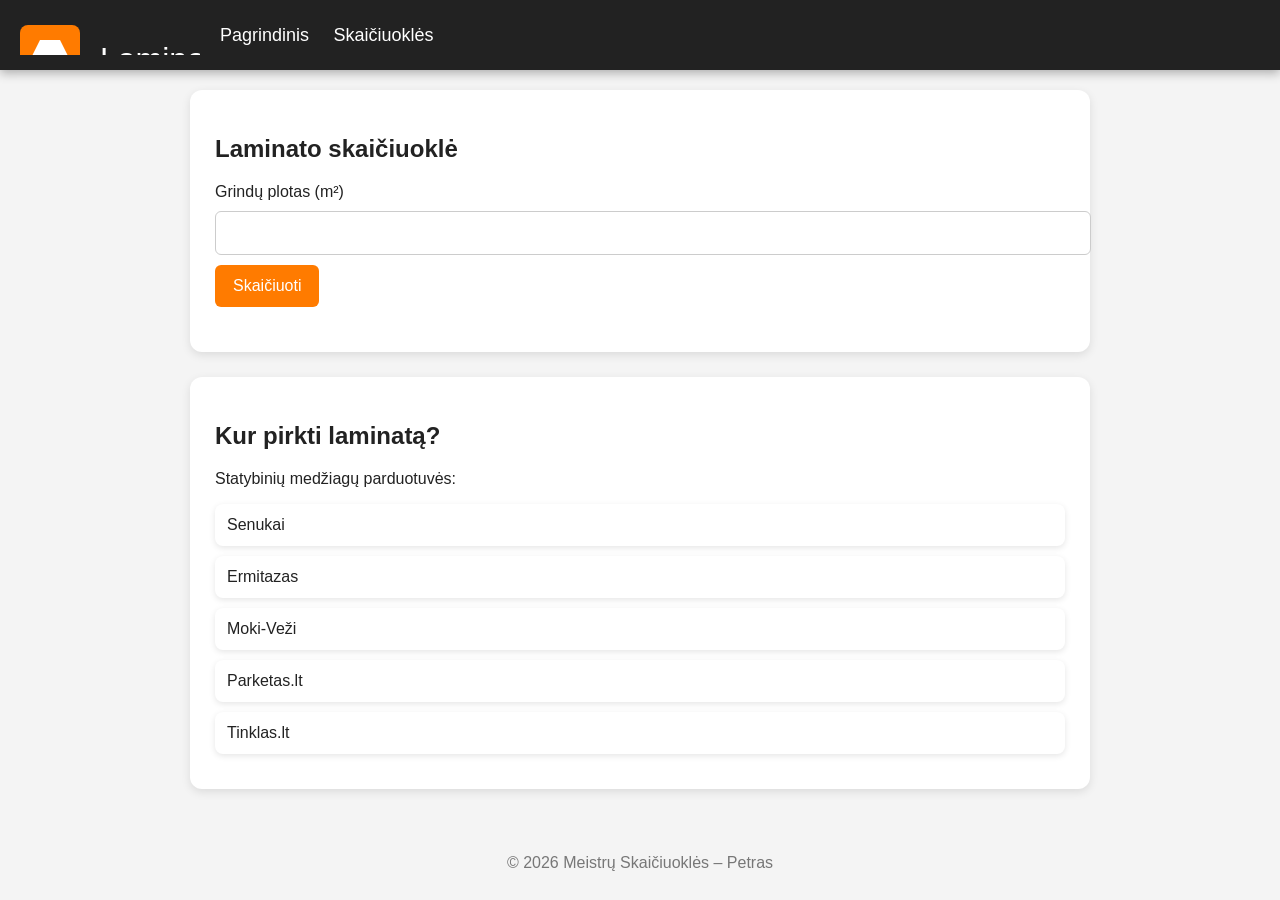
<file: laminatas.html>
<!DOCTYPE html>
<html lang="lt">
<head>
<meta charset="UTF-8">
<meta name="viewport" content="width=device-width, initial-scale=1.0">
<title>Laminato skaičiuoklė – Meistrų Skaičiuoklės</title>

<style>
body { margin:0; font-family:Arial; background:#f4f4f4; color:#222; }
header { background:#222; padding:15px 20px; display:flex; align-items:center; gap:20px; color:white; box-shadow:0 3px 10px rgba(0,0,0,0.3); }
nav a { color:white; margin-right:20px; text-decoration:none; font-size:18px; transition:0.3s; }
nav a:hover { color:#ff7b00; transform:translateY(-2px); }
.container { max-width:900px; margin:auto; padding:20px; }
.card { background:white; padding:25px; margin-bottom:25px; border-radius:12px; box-shadow:0 3px 10px rgba(0,0,0,0.1); transition:0.3s; }
.card:hover { transform:translateY(-6px); box-shadow:0 6px 18px rgba(0,0,0,0.2); }
input { width:100%; padding:12px; margin-top:10px; border-radius:6px; border:1px solid #ccc; font-size:16px; }
.button { display:inline-block; padding:12px 18px; background:#ff7b00; color:white; text-decoration:none; border-radius:6px; margin-top:10px; transition:0.3s; }
.button:hover { background:#e56f00; transform:scale(1.05); }
.store-list a { display:block; padding:12px; background:#fff; margin:10px 0; border-radius:8px; text-decoration:none; color:#222; box-shadow:0 2px 6px rgba(0,0,0,0.1); transition:0.3s; }
.store-list a:hover { background:#ff7b00; color:white; transform:translateY(-3px); }
footer { text-align:center; padding:20px; color:#777; }
</style>

<script>
function skaiciuoti() {
    let plotas = parseFloat(document.getElementById("plotas").value);
    let pakuote = 2.4; // 1 pakuotė dengia 2.4m²
    if (!plotas) { alert("Įvesk grindų plotą!"); return; }
    let kiekis = plotas / pakuote;
    document.getElementById("rezultatas").innerText = "Reikia laminato pakuočių: " + Math.ceil(kiekis);
}
</script>
</head>

<body>

<header>
    <svg width="180" height="40"><rect x="0" y="10" width="60" height="60" rx="8" fill="#ff7b00"/><path d="M20 25 L40 25 L50 45 L10 45 Z" fill="white"/><text x="80" y="55" font-size="32" fill="#fff">Laminatas</text></svg>
    <nav>
        <a href="/">Pagrindinis</a>
        <a href="/meistru-skaiciuoklė/">Skaičiuoklės</a>
    </nav>
</header>

<div class="container">

    <div class="card">
        <h2>Laminato skaičiuoklė</h2>
        <label>Grindų plotas (m²)</label>
        <input id="plotas" type="number" step="0.01">
        <a class="button" onclick="skaiciuoti()">Skaičiuoti</a>
        <h3 id="rezultatas" style="margin-top:20px;"></h3>
    </div>

    <div class="card">
        <h2>Kur pirkti laminatą?</h2>
        <p>Statybinių medžiagų parduotuvės:</p>

        <div class="store-list">
            <a href="https://www.senukai.lt" target="_blank">Senukai</a>
            <a href="https://www.ermitazas.lt" target="_blank">Ermitazas</a>
            <a href="https://www.mokivezi.lt" target="_blank">Moki-Veži</a>
            <a href="https://www.parketas.lt" target="_blank">Parketas.lt</a>
            <a href="https://www.tinklas.lt" target="_blank">Tinklas.lt</a>
        </div>
    </div>

</div>

<footer>© 2026 Meistrų Skaičiuoklės – Petras</footer>
</body>
</html>
</file>
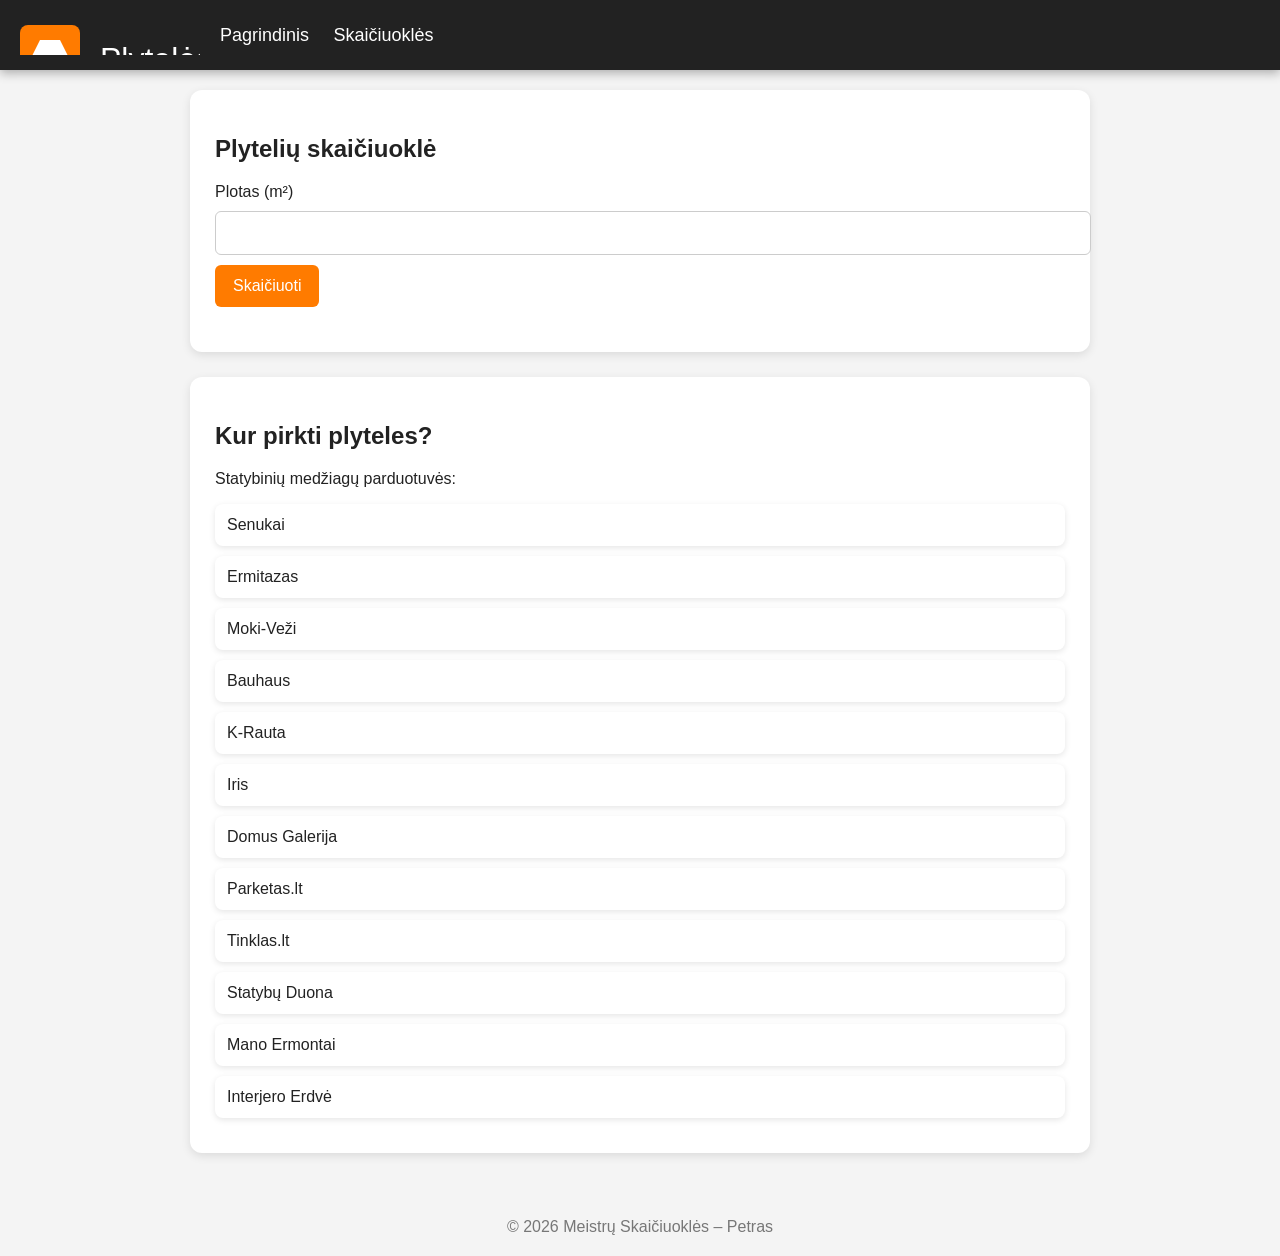
<file: plyteles.html>
<!DOCTYPE html>
<html lang="lt">
<head>
<meta charset="UTF-8">
<meta name="viewport" content="width=device-width, initial-scale=1.0">
<title>Plytelių skaičiuoklė – Meistrų Skaičiuoklės</title>

<style>
body { margin:0; font-family:Arial; background:#f4f4f4; color:#222; }
header { background:#222; padding:15px 20px; display:flex; align-items:center; gap:20px; color:white; box-shadow:0 3px 10px rgba(0,0,0,0.3); }
nav a { color:white; margin-right:20px; text-decoration:none; font-size:18px; transition:0.3s; }
nav a:hover { color:#ff7b00; transform:translateY(-2px); }
.container { max-width:900px; margin:auto; padding:20px; }
.card { background:white; padding:25px; margin-bottom:25px; border-radius:12px; box-shadow:0 3px 10px rgba(0,0,0,0.1); transition:0.3s; }
.card:hover { transform:translateY(-6px); box-shadow:0 6px 18px rgba(0,0,0,0.2); }
input { width:100%; padding:12px; margin-top:10px; border-radius:6px; border:1px solid #ccc; font-size:16px; }
.button { display:inline-block; padding:12px 18px; background:#ff7b00; color:white; text-decoration:none; border-radius:6px; margin-top:10px; transition:0.3s; }
.button:hover { background:#e56f00; transform:scale(1.05); }
.store-list a { display:block; padding:12px; background:#fff; margin:10px 0; border-radius:8px; text-decoration:none; color:#222; box-shadow:0 2px 6px rgba(0,0,0,0.1); transition:0.3s; }
.store-list a:hover { background:#ff7b00; color:white; transform:translateY(-3px); }
footer { text-align:center; padding:20px; color:#777; }
</style>

<script>
function skaiciuoti() {
    let plotas = parseFloat(document.getElementById("plotas").value);
    let deze = 1.44; // 1 dėžė plytelių dengia 1.44m²
    if (!plotas) { alert("Įvesk grindų plotą!"); return; }
    let kiekis = plotas / deze;
    document.getElementById("rezultatas").innerText = "Reikia dėžių: " + Math.ceil(kiekis);
}
</script>
</head>

<body>

<header>
    <svg width="180" height="40"><rect x="0" y="10" width="60" height="60" rx="8" fill="#ff7b00"/><path d="M20 25 L40 25 L50 45 L10 45 Z" fill="white"/><text x="80" y="55" font-size="32" fill="#fff">Plytelės</text></svg>
    <nav>
        <a href="/">Pagrindinis</a>
        <a href="/meistru-skaiciuokle/">Skaičiuoklės</a>
    </nav>
</header>

<div class="container">

    <div class="card">
        <h2>Plytelių skaičiuoklė</h2>
        <label>Plotas (m²)</label>
        <input id="plotas" type="number" step="0.01">
        <a class="button" onclick="skaiciuoti()">Skaičiuoti</a>
        <h3 id="rezultatas" style="margin-top:20px;"></h3>
    </div>

    <div class="card">
        <h2>Kur pirkti plyteles?</h2>
        <p>Statybinių medžiagų parduotuvės:</p>

        <div class="store-list">

            <!-- Didžiosios statybinių medžiagų parduotuvės -->
            <a href="https://www.senukai.lt" target="_blank">Senukai</a>
            <a href="https://www.ermitazas.lt" target="_blank">Ermitazas</a>
            <a href="https://www.mokivezi.lt" target="_blank">Moki-Veži</a>
            <a href="https://www.bauhaus.lt" target="_blank">Bauhaus</a>
            <a href="https://www.k-rauta.lt" target="_blank">K-Rauta</a>

            <!-- Plytelių ir interjero parduotuvės -->
            <a href="https://www.iris.lt" target="_blank">Iris</a>
            <a href="https://www.domusgalerija.lt" target="_blank">Domus Galerija</a>
            <a href="https://www.parketas.lt" target="_blank">Parketas.lt</a>
            <a href="https://www.tinklas.lt" target="_blank">Tinklas.lt</a>
            <a href="https://www.statybuduona.lt" target="_blank">Statybų Duona</a>

            <!-- Papildomos parduotuvės -->
            <a href="https://www.manoeremontai.lt" target="_blank">Mano Ermontai</a>
            <a href="https://www.interjeroerdve.lt" target="_blank">Interjero Erdvė</a>

        </div>
    </div>

</div>

<footer>© 2026 Meistrų Skaičiuoklės – Petras</footer>
</body>
</html>
</file>
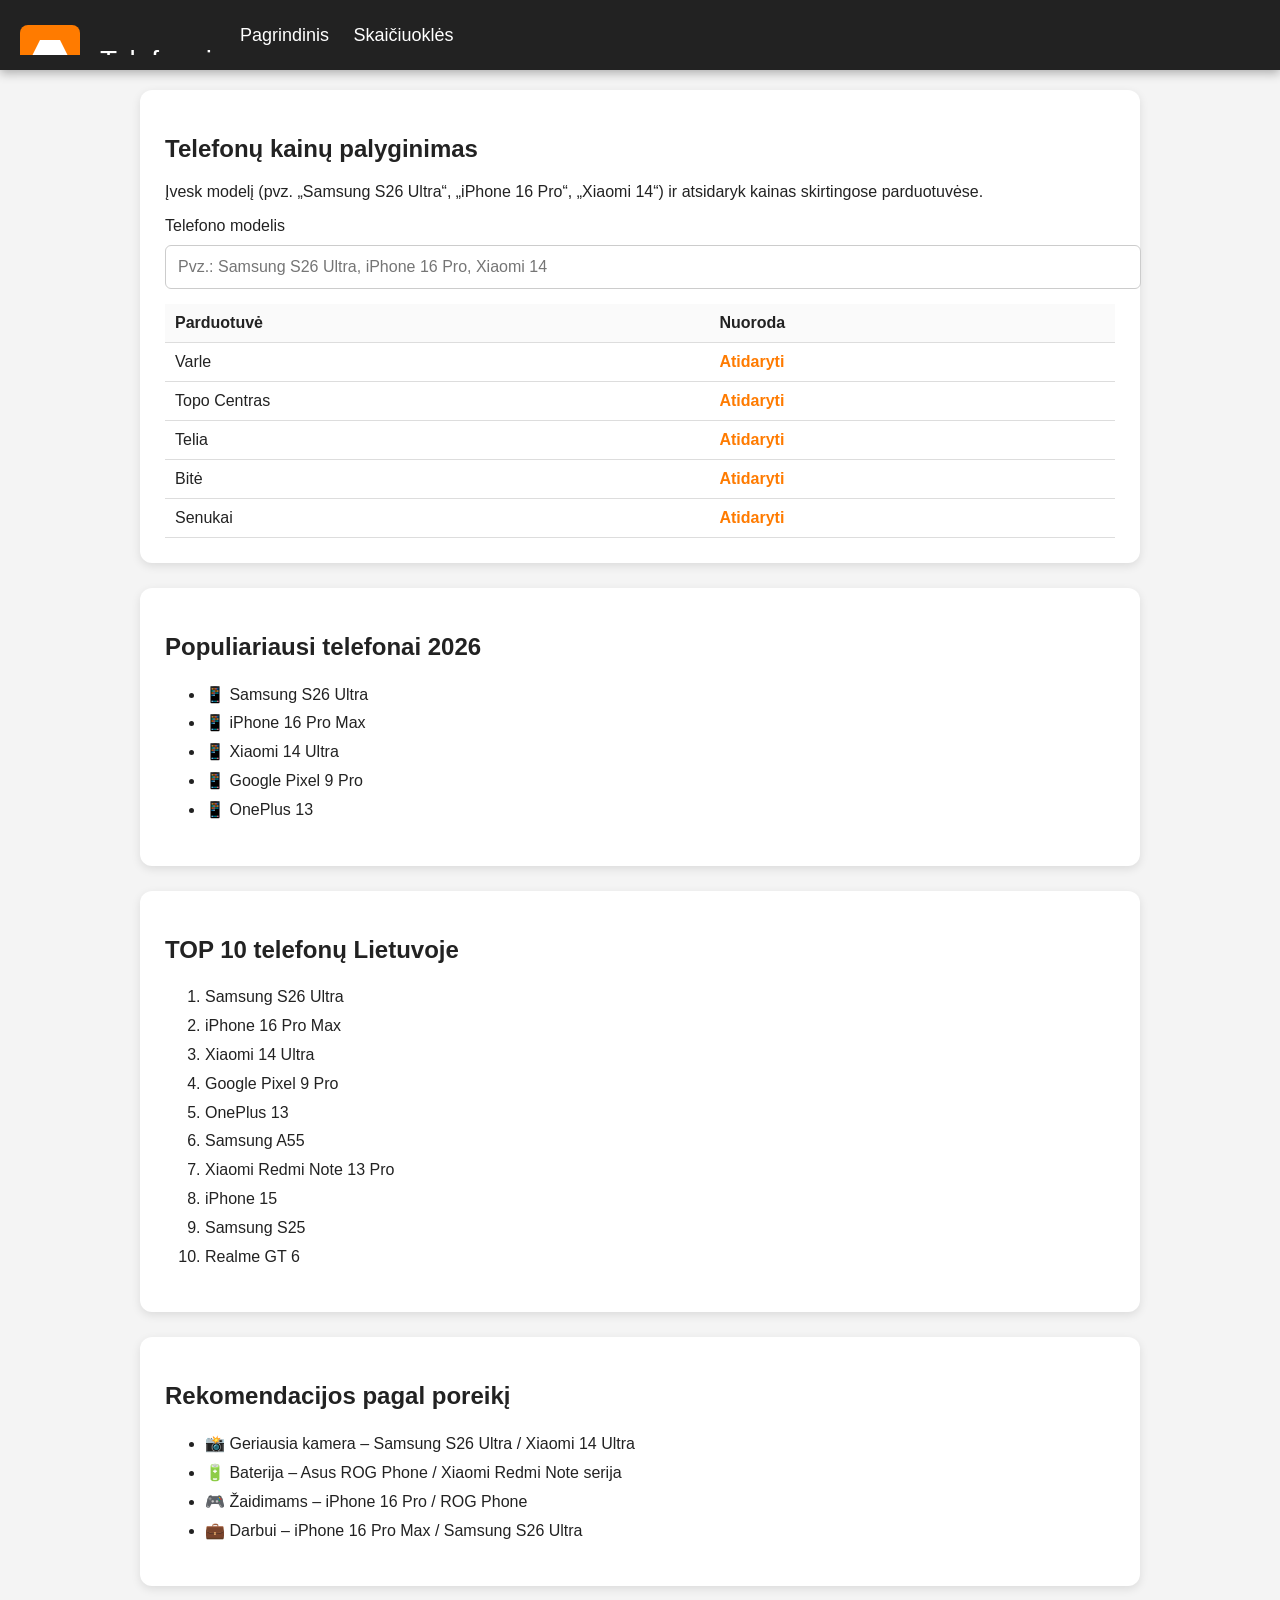
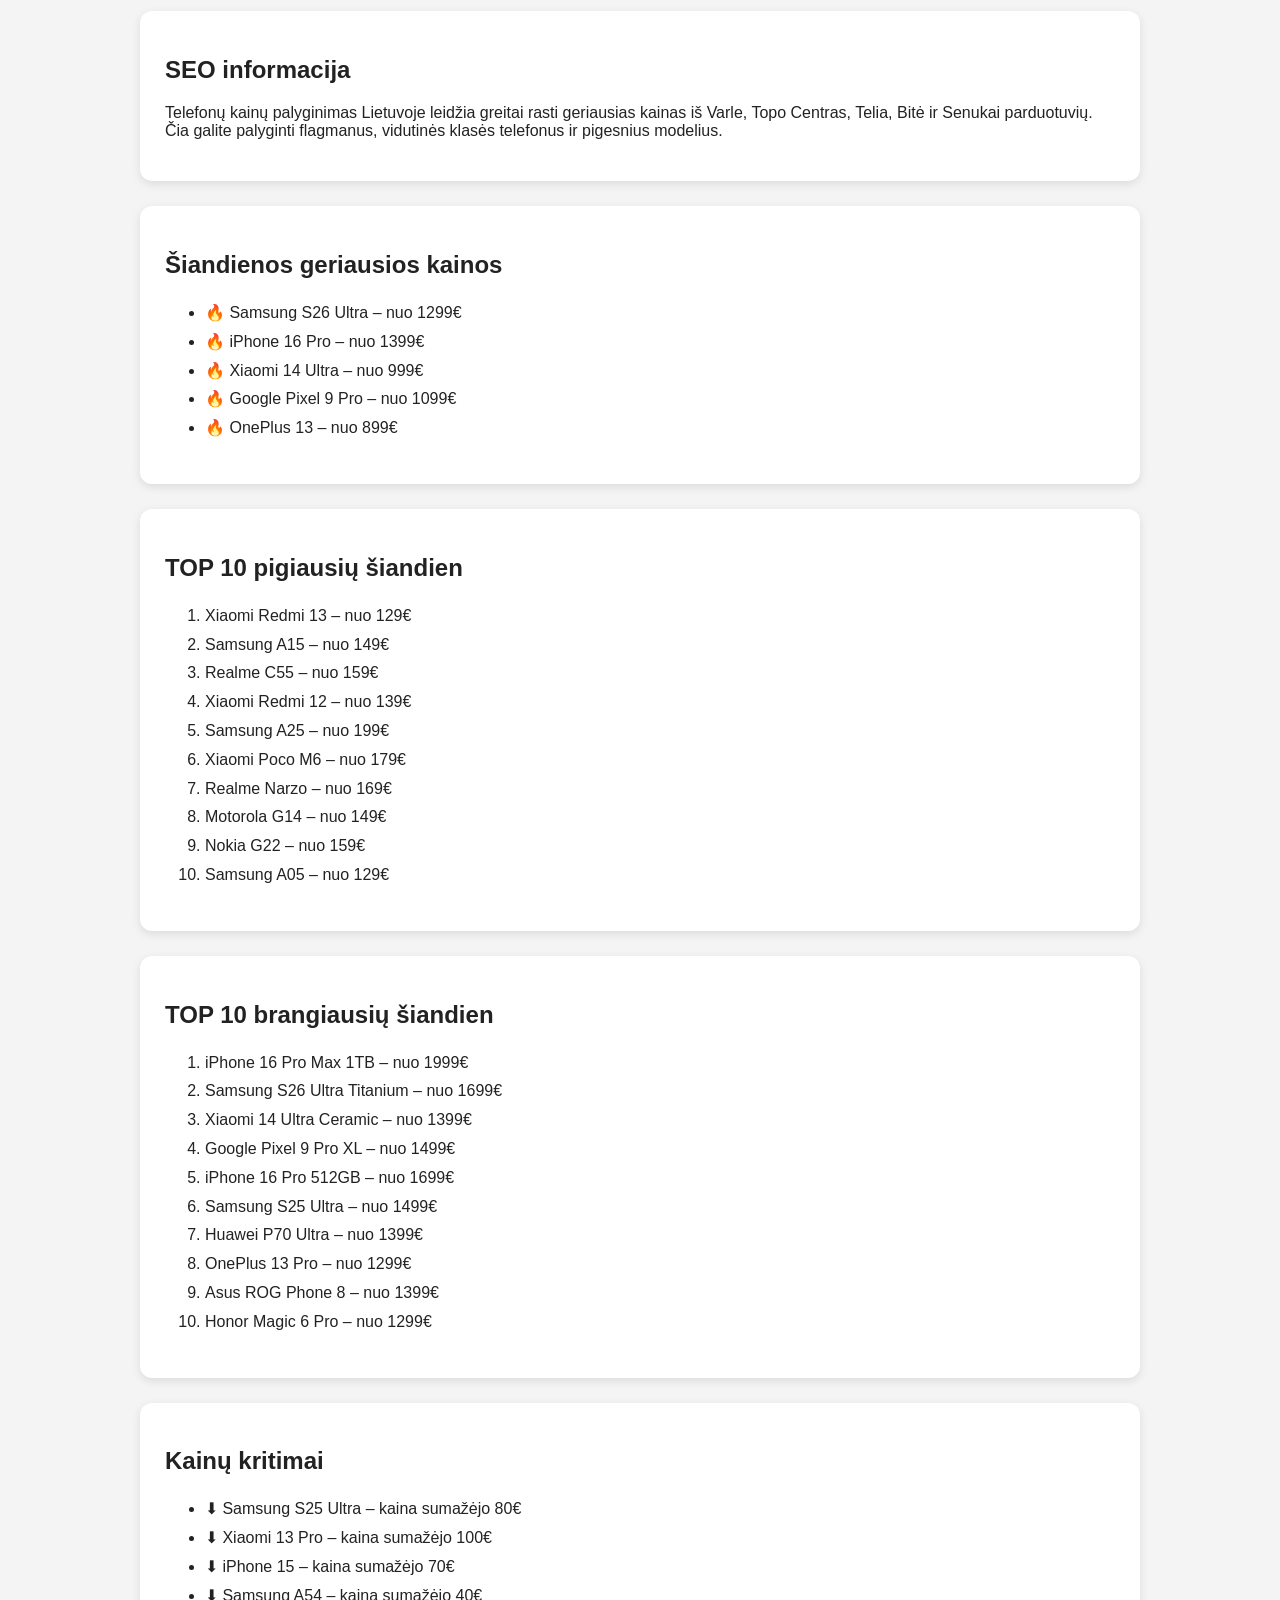
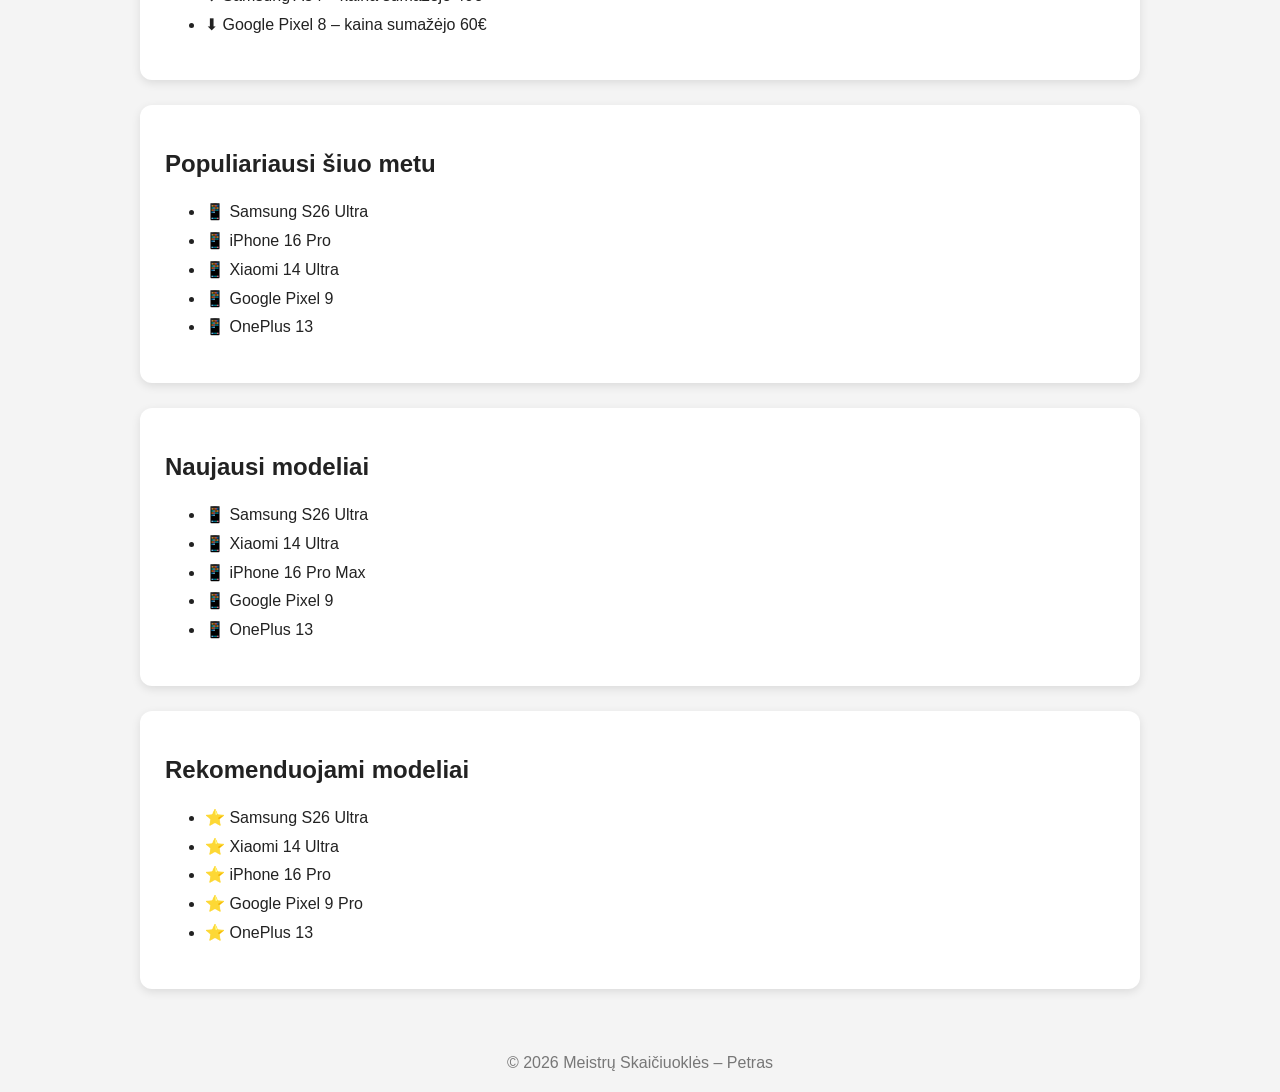
<file: telefonai.html>
<!DOCTYPE html>
<html lang="lt">
<head>
<meta charset="UTF-8">
<meta name="viewport" content="width=device-width, initial-scale=1.0">
<title>Telefonų kainų palyginimas – Meistrų Skaičiuoklės</title>

<style>
body { margin:0; font-family:Arial; background:#f4f4f4; color:#222; }
header { background:#222; padding:15px 20px; display:flex; align-items:center; gap:20px; color:white; box-shadow:0 3px 10px rgba(0,0,0,0.3); }
nav a { color:white; margin-right:20px; text-decoration:none; font-size:18px; transition:0.3s; }
nav a:hover { color:#ff7b00; transform:translateY(-2px); }
.container { max-width:1000px; margin:auto; padding:20px; }
.card { background:white; padding:25px; margin-bottom:25px; border-radius:12px; box-shadow:0 3px 10px rgba(0,0,0,0.1); transition:0.3s; }
.card:hover { transform:translateY(-6px); box-shadow:0 6px 18px rgba(0,0,0,0.2); }
input { width:100%; padding:12px; margin-top:10px; border-radius:6px; border:1px solid #ccc; font-size:16px; }
.table { width:100%; border-collapse:collapse; margin-top:15px; }
.table th, .table td { padding:10px; border-bottom:1px solid #ddd; text-align:left; }
.table th { background:#fafafa; }
.link-btn { color:#ff7b00; text-decoration:none; font-weight:bold; }
.link-btn:hover { text-decoration:underline; }
footer { text-align:center; padding:20px; color:#777; }
</style>
</head>

<body>

<header>
    <svg width="200" height="40">
        <rect x="0" y="10" width="60" height="60" rx="8" fill="#ff7b00"/>
        <path d="M20 25 L40 25 L50 45 L10 45 Z" fill="white"/>
        <text x="80" y="55" font-size="28" fill="#fff">Telefonai</text>
    </svg>

    <nav>
        <a href="/">Pagrindinis</a>
        <a href="/meistru-skaiciuokle/">Skaičiuoklės</a>
    </nav>
</header>

<div class="container">

    <!-- Paieškos blokas -->
    <div class="card">
        <h2>Telefonų kainų palyginimas</h2>
        <p>Įvesk modelį (pvz. „Samsung S26 Ultra“, „iPhone 16 Pro“, „Xiaomi 14“) ir atsidaryk kainas skirtingose parduotuvėse.</p>

        <label>Telefono modelis</label>
        <input id="modelis" type="text" placeholder="Pvz.: Samsung S26 Ultra, iPhone 16 Pro, Xiaomi 14">

        <table class="table">
            <thead>
                <tr>
                    <th>Parduotuvė</th>
                    <th>Nuoroda</th>
                </tr>
            </thead>
            <tbody>
                <tr><td>Varle</td><td><a class="link-btn" target="_blank" id="varle-link">Atidaryti</a></td></tr>
                <tr><td>Topo Centras</td><td><a class="link-btn" target="_blank" id="topo-link">Atidaryti</a></td></tr>
                <tr><td>Telia</td><td><a class="link-btn" target="_blank" id="telia-link">Atidaryti</a></td></tr>
                <tr><td>Bitė</td><td><a class="link-btn" target="_blank" id="bite-link">Atidaryti</a></td></tr>
                <tr><td>Senukai</td><td><a class="link-btn" target="_blank" id="senukai-link">Atidaryti</a></td></tr>
            </tbody>
        </table>
    </div>

    <!-- Populiariausi -->
    <div class="card">
        <h2>Populiariausi telefonai 2026</h2>
        <ul style="line-height:1.8;">
            <li>📱 Samsung S26 Ultra</li>
            <li>📱 iPhone 16 Pro Max</li>
            <li>📱 Xiaomi 14 Ultra</li>
            <li>📱 Google Pixel 9 Pro</li>
            <li>📱 OnePlus 13</li>
        </ul>
    </div>

    <!-- TOP 10 -->
    <div class="card">
        <h2>TOP 10 telefonų Lietuvoje</h2>
        <ol style="line-height:1.8;">
            <li>Samsung S26 Ultra</li>
            <li>iPhone 16 Pro Max</li>
            <li>Xiaomi 14 Ultra</li>
            <li>Google Pixel 9 Pro</li>
            <li>OnePlus 13</li>
            <li>Samsung A55</li>
            <li>Xiaomi Redmi Note 13 Pro</li>
            <li>iPhone 15</li>
            <li>Samsung S25</li>
            <li>Realme GT 6</li>
        </ol>
    </div>

    <!-- Rekomendacijos -->
    <div class="card">
        <h2>Rekomendacijos pagal poreikį</h2>
        <ul style="line-height:1.8;">
            <li>📸 Geriausia kamera – Samsung S26 Ultra / Xiaomi 14 Ultra</li>
            <li>🔋 Baterija – Asus ROG Phone / Xiaomi Redmi Note serija</li>
            <li>🎮 Žaidimams – iPhone 16 Pro / ROG Phone</li>
            <li>💼 Darbui – iPhone 16 Pro Max / Samsung S26 Ultra</li>
        </ul>
    </div>

    <!-- SEO -->
    <div class="card">
        <h2>SEO informacija</h2>
        <p>
            Telefonų kainų palyginimas Lietuvoje leidžia greitai rasti geriausias kainas iš Varle, Topo Centras, Telia, Bitė ir Senukai parduotuvių.
            Čia galite palyginti flagmanus, vidutinės klasės telefonus ir pigesnius modelius.
        </p>
    </div>

    <!-- Šiandienos geriausios kainos -->
    <div class="card">
        <h2>Šiandienos geriausios kainos</h2>
        <ul style="line-height:1.8;">
            <li>🔥 Samsung S26 Ultra – nuo 1299€</li>
            <li>🔥 iPhone 16 Pro – nuo 1399€</li>
            <li>🔥 Xiaomi 14 Ultra – nuo 999€</li>
            <li>🔥 Google Pixel 9 Pro – nuo 1099€</li>
            <li>🔥 OnePlus 13 – nuo 899€</li>
        </ul>
    </div>

    <!-- TOP 10 pigiausių -->
    <div class="card">
        <h2>TOP 10 pigiausių šiandien</h2>
        <ol style="line-height:1.8;">
            <li>Xiaomi Redmi 13 – nuo 129€</li>
            <li>Samsung A15 – nuo 149€</li>
            <li>Realme C55 – nuo 159€</li>
            <li>Xiaomi Redmi 12 – nuo 139€</li>
            <li>Samsung A25 – nuo 199€</li>
            <li>Xiaomi Poco M6 – nuo 179€</li>
            <li>Realme Narzo – nuo 169€</li>
            <li>Motorola G14 – nuo 149€</li>
            <li>Nokia G22 – nuo 159€</li>
            <li>Samsung A05 – nuo 129€</li>
        </ol>
    </div>

    <!-- TOP 10 brangiausių -->
    <div class="card">
        <h2>TOP 10 brangiausių šiandien</h2>
        <ol style="line-height:1.8;">
            <li>iPhone 16 Pro Max 1TB – nuo 1999€</li>
            <li>Samsung S26 Ultra Titanium – nuo 1699€</li>
            <li>Xiaomi 14 Ultra Ceramic – nuo 1399€</li>
            <li>Google Pixel 9 Pro XL – nuo 1499€</li>
            <li>iPhone 16 Pro 512GB – nuo 1699€</li>
            <li>Samsung S25 Ultra – nuo 1499€</li>
            <li>Huawei P70 Ultra – nuo 1399€</li>
            <li>OnePlus 13 Pro – nuo 1299€</li>
            <li>Asus ROG Phone 8 – nuo 1399€</li>
            <li>Honor Magic 6 Pro – nuo 1299€</li>
        </ol>
    </div>

    <!-- Kainų kritimai -->
    <div class="card">
        <h2>Kainų kritimai</h2>
        <ul style="line-height:1.8;">
            <li>⬇ Samsung S25 Ultra – kaina sumažėjo 80€</li>
            <li>⬇ Xiaomi 13 Pro – kaina sumažėjo 100€</li>
            <li>⬇ iPhone 15 – kaina sumažėjo 70€</li>
            <li>⬇ Samsung A54 – kaina sumažėjo 40€</li>
            <li>⬇ Google Pixel 8 – kaina sumažėjo 60€</li>
        </ul>
    </div>

    <!-- Populiariausi šiuo metu -->
    <div class="card">
        <h2>Populiariausi šiuo metu</h2>
        <ul style="line-height:1.8;">
            <li>📱 Samsung S26 Ultra</li>
            <li>📱 iPhone 16 Pro</li>
            <li>📱 Xiaomi 14 Ultra</li>
            <li>📱 Google Pixel 9</li>
            <li>📱 OnePlus 13</li>
        </ul>
    </div>

    <!-- Naujausi modeliai -->
    <div class="card">
        <h2>Naujausi modeliai</h2>
        <ul style="line-height:1.8;">
            <li>📱 Samsung S26 Ultra</li>
            <li>📱 Xiaomi 14 Ultra</li>
            <li>📱 iPhone 16 Pro Max</li>
            <li>📱 Google Pixel 9</li>
            <li>📱 OnePlus 13</li>
        </ul>
    </div>

    <!-- Rekomenduojami -->
    <div class="card">
        <h2>Rekomenduojami modeliai</h2>
        <ul style="line-height:1.8;">
            <li>⭐ Samsung S26 Ultra</li>
            <li>⭐ Xiaomi 14 Ultra</li>
            <li>⭐ iPhone 16 Pro</li>
            <li>⭐ Google Pixel 9 Pro</li>
            <li>⭐ OnePlus 13</li>
        </ul>
    </div>

</div>

<footer>© 2026 Meistrų Skaičiuoklės – Petras</footer>

<script>
function encode(q){ return encodeURIComponent(q.trim()); }
function updateLinks() {
    const q = document.getElementById('modelis').value;
    const e = encode(q || '');
    document.getElementById('varle-link').href   = 'https://www.varle.lt/paieska/?q=' + e;
    document.getElementById('topo-link').href    = 'https://www.topocentras.lt/search?q=' + e;
    document.getElementById('telia-link').href   = 'https://www.telia.lt/prekes/paieska?q=' + e;
    document.getElementById('bite-link').href    = 'https://www.bite.lt/telefonai?q=' + e;
    document.getElementById('senukai-link').href = 'https://www.senukai.lt/search?q=' + e;
}
document.getElementById('modelis').addEventListener('input', updateLinks);
updateLinks();
</script>

</body>
</html>
</file>
<file: meistru skaiciuokle/style.css>
body {
    font-family: Arial, sans-serif;
    background: #f3f3f3;
    margin: 0;
    padding: 0;
}

header {
    background: #222;
    color: #fff;
    padding: 15px 20px;
}

nav {
    background: #333;
    padding: 10px 20px;
}

nav a {
    color: #fff;
    margin-right: 15px;
    text-decoration: none;
    font-weight: bold;
}

.main {
    max-width: 900px;
    margin: 20px auto;
    padding: 10px;
}

.card {
    background: #fff;
    padding: 15px;
    margin-bottom: 15px;
    border-radius: 6px;
}
</file>
